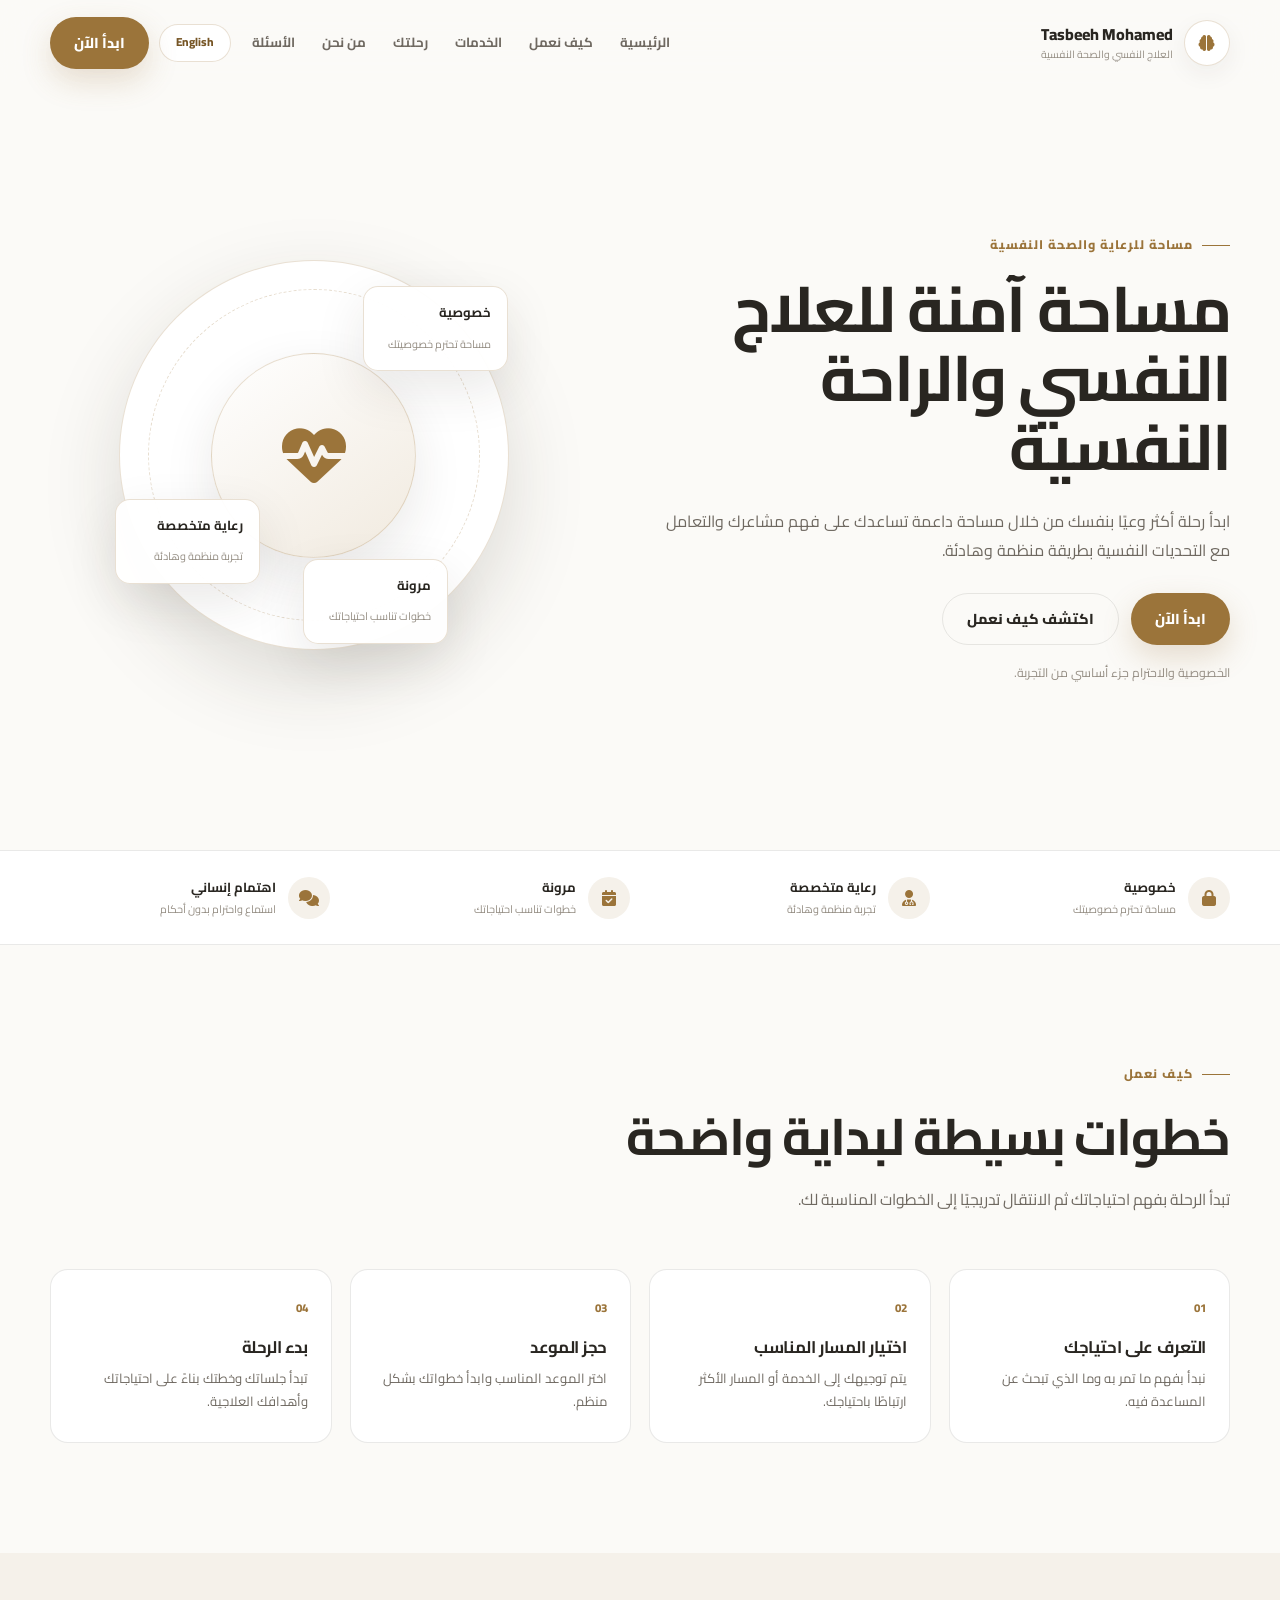
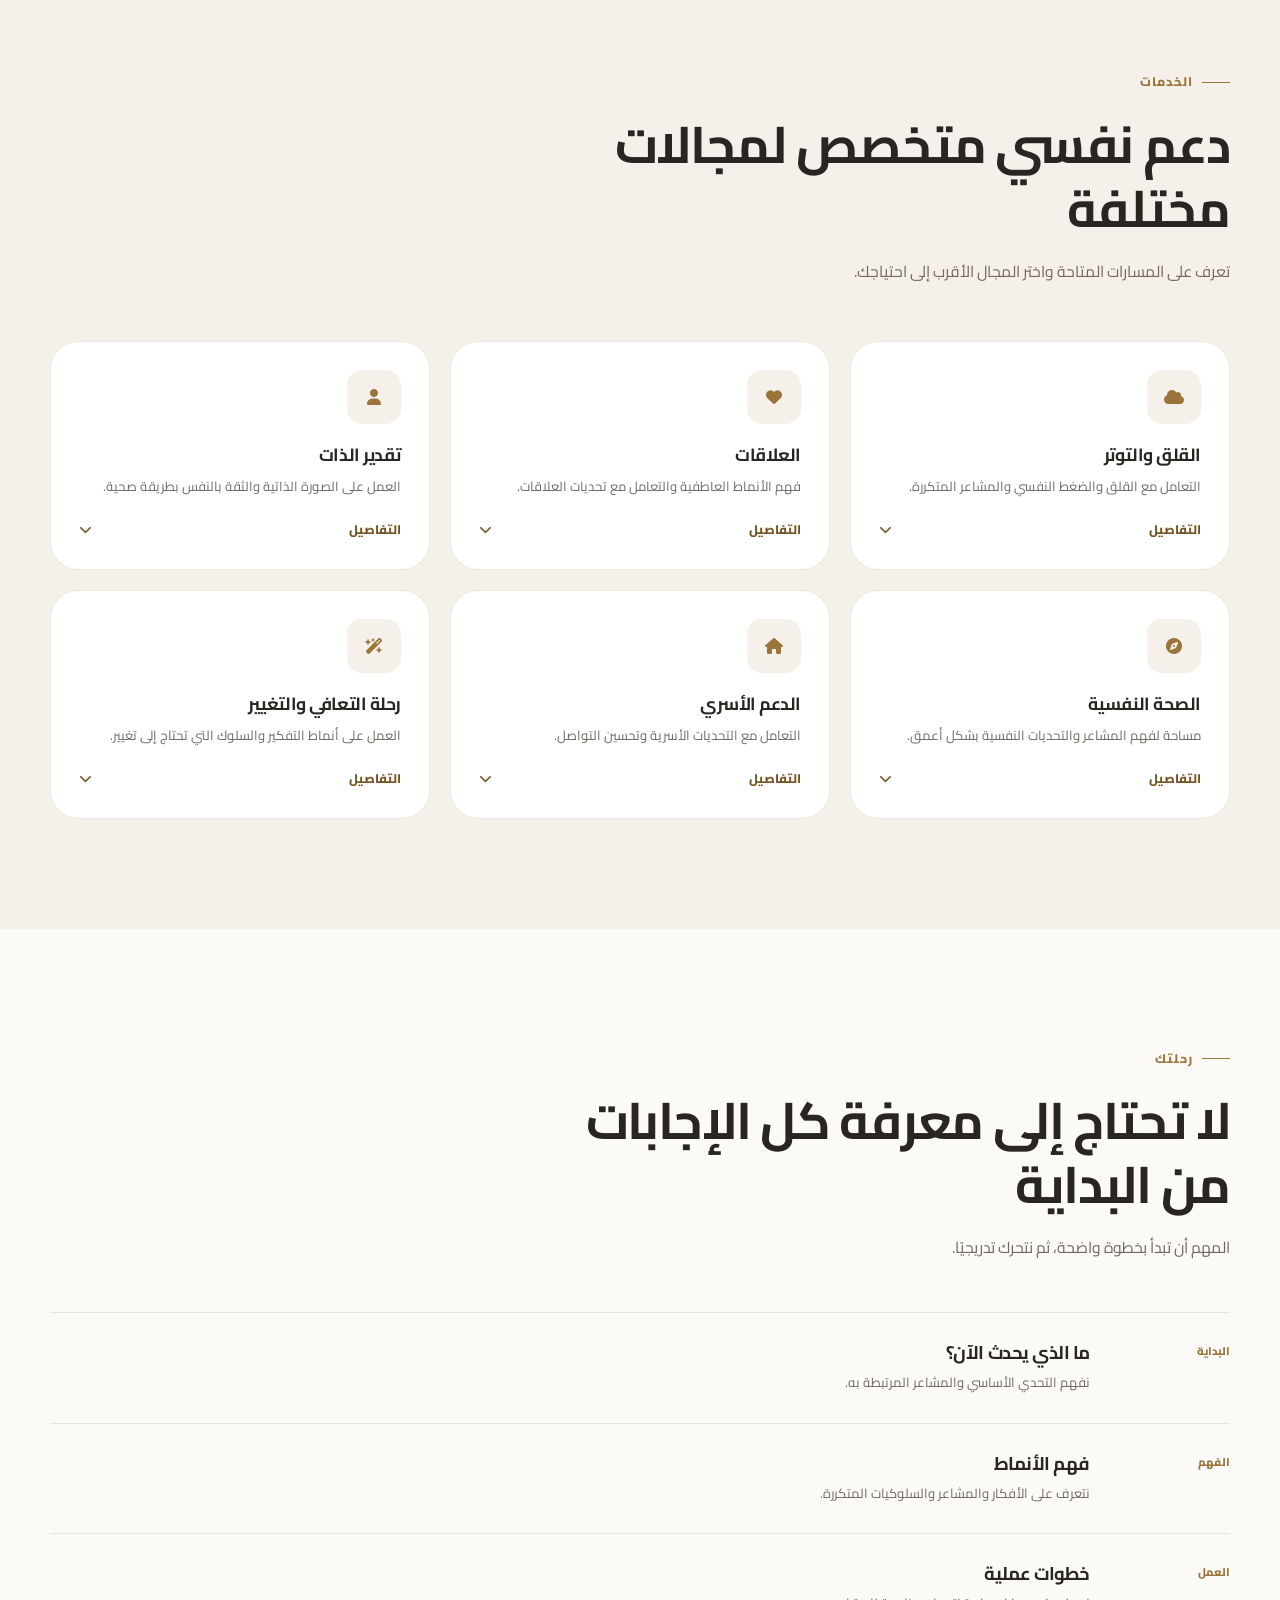
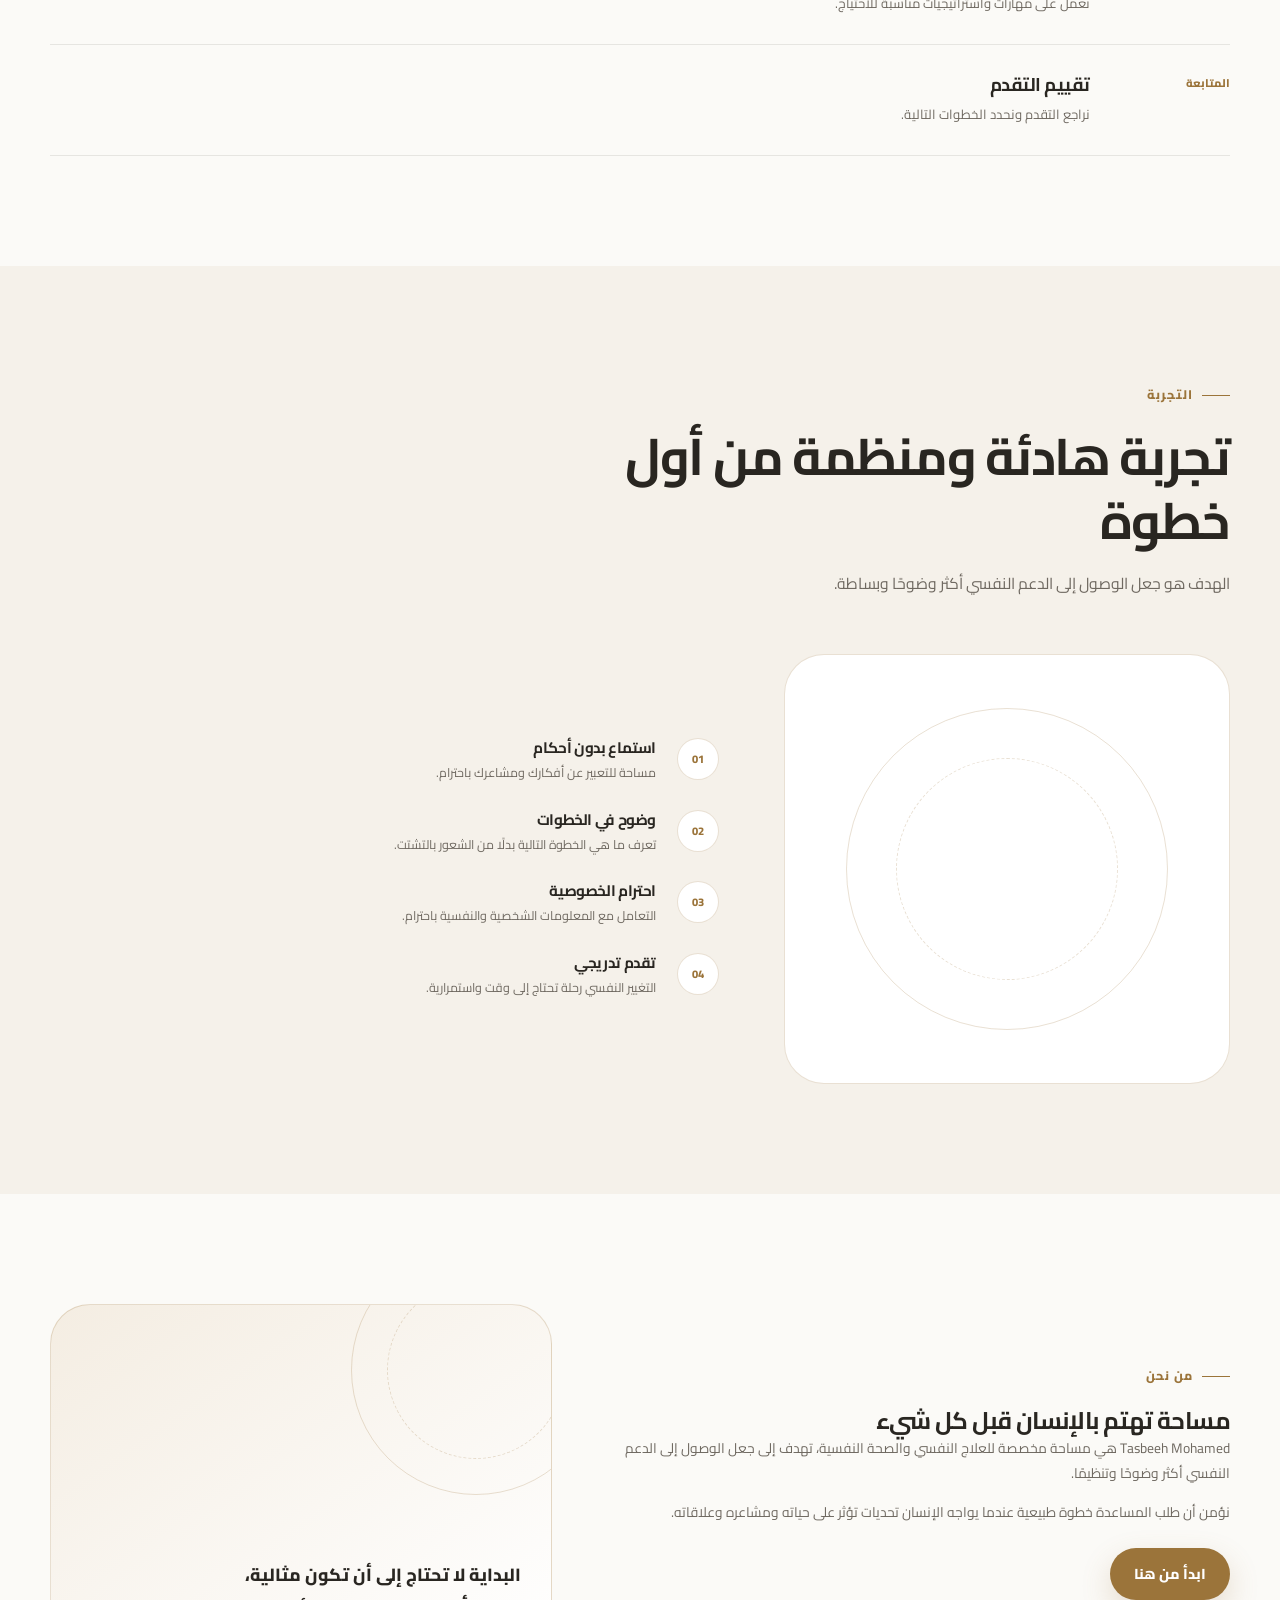
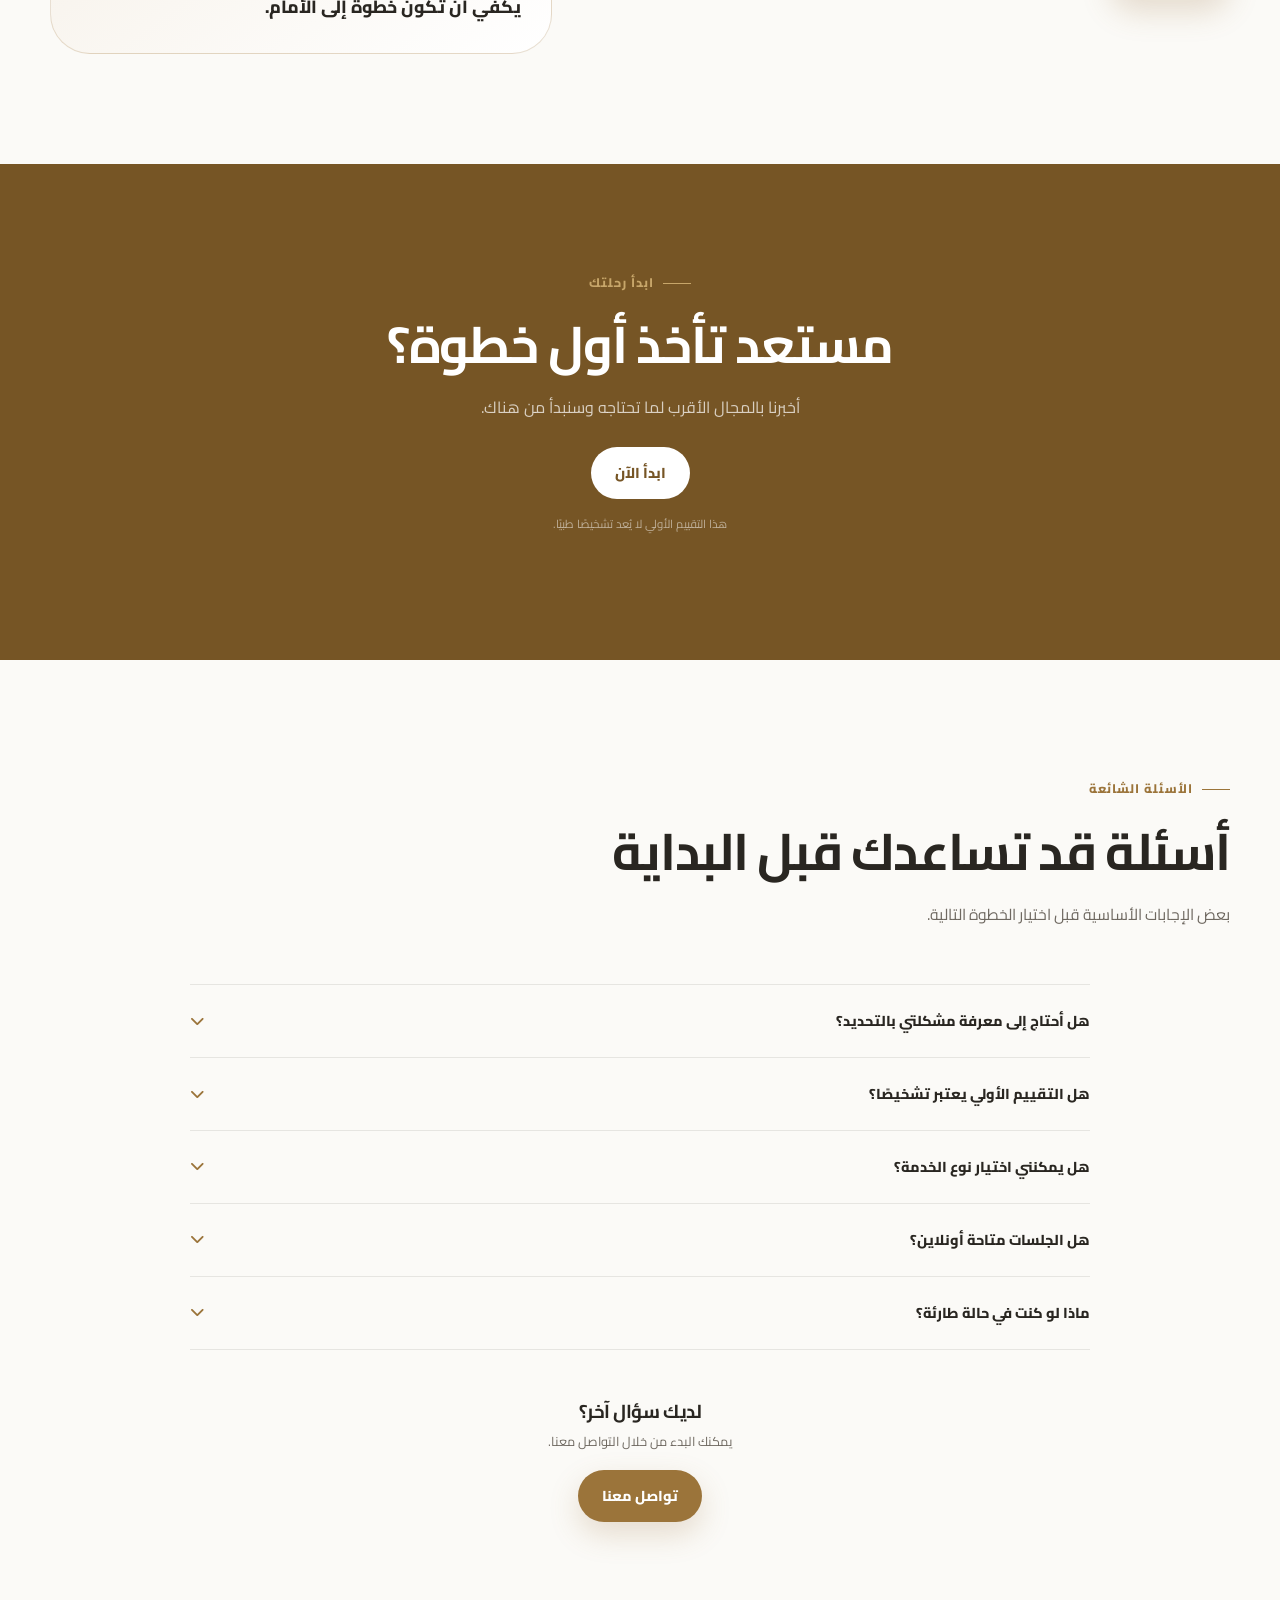
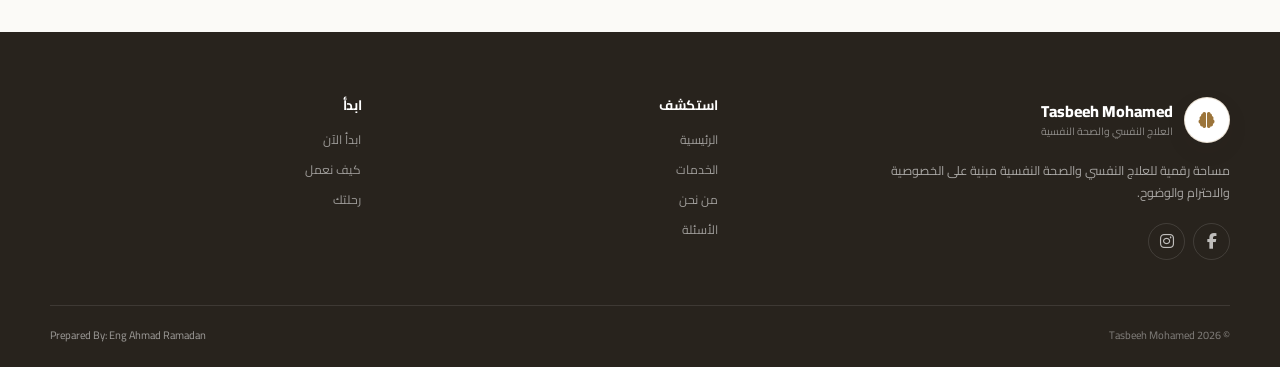
<file: index.html>
<!DOCTYPE html>
<html lang="ar" dir="rtl">
<head>
    <meta charset="UTF-8">
    <meta name="viewport" content="width=device-width, initial-scale=1.0">

    <title>Tasbeeh Mohamed | العلاج النفسي والصحة النفسية</title>

    <meta name="description"
          content="Tasbeeh Mohamed - Psychological Therapy & Mental Health">

    <link rel="preconnect" href="https://fonts.googleapis.com">
    <link rel="preconnect" href="https://fonts.gstatic.com" crossorigin>

    <link href="https://fonts.googleapis.com/css2?family=Cairo:wght@400;500;600;700;800&family=DM+Sans:wght@400;500;600;700&display=swap"
          rel="stylesheet">

    <link rel="stylesheet"
          href="https://cdnjs.cloudflare.com/ajax/libs/font-awesome/6.5.2/css/all.min.css">

    <link rel="stylesheet" href="style.css">
</head>

<body>

<!-- =====================================================
     HEADER
===================================================== -->

<header class="site-header" id="siteHeader">

    <div class="container header-inner">

        <a href="#home" class="brand">

            <div class="brand-mark">
                <i class="fa-solid fa-brain"></i>
            </div>

            <div class="brand-text">
                <span class="brand-name">
                    Tasbeeh Mohamed
                </span>

                <span class="brand-subtitle"
                      data-i18n="brandSubtitle">
                    العلاج النفسي والصحة النفسية
                </span>
            </div>

        </a>


        <!-- DESKTOP / MOBILE NAV -->

        <nav id="navbar" class="navbar">

            <a href="#home" data-i18n="navHome">
                الرئيسية
            </a>

            <a href="#how" data-i18n="navHow">
                كيف نعمل
            </a>

            <a href="#services" data-i18n="navServices">
                الخدمات
            </a>

            <a href="#journey" data-i18n="navJourney">
                رحلتك
            </a>

            <a href="#about" data-i18n="navAbout">
                من نحن
            </a>

            <a href="#faq" data-i18n="navFaq">
                الأسئلة
            </a>

            <button
                type="button"
                id="languageSwitch"
                class="language-switch">
                English
            </button>

            <a
                href="#assessment"
                class="btn btn-primary nav-cta"
                data-i18n="startNow">
                ابدأ الآن
            </a>

        </nav>


        <!-- MOBILE MENU BUTTON -->

        <button
            type="button"
            id="menuToggle"
            class="menu-toggle"
            aria-label="Open menu"
            aria-expanded="false">

            <span></span>
            <span></span>
            <span></span>

        </button>

    </div>

</header>


<main>

<!-- =====================================================
     HERO
===================================================== -->

<section class="hero" id="home">

    <div class="container hero-grid">

        <div class="hero-content">

            <div class="eyebrow" data-i18n="heroKicker">
                مساحة للرعاية والصحة النفسية
            </div>

            <h1 data-i18n="heroTitle">
                مساحة آمنة للعلاج النفسي والراحة النفسية
            </h1>

            <p
                class="hero-description"
                data-i18n="heroDescription">

                ابدأ رحلة أكثر وعيًا بنفسك من خلال مساحة داعمة
                تساعدك على فهم مشاعرك والتعامل مع التحديات
                النفسية بطريقة منظمة وهادئة.
            </p>

            <div class="hero-actions">

                <a
                    href="#assessment"
                    class="btn btn-primary"
                    data-i18n="startNow">
                    ابدأ الآن
                </a>

                <a
                    href="#how"
                    class="btn btn-secondary"
                    data-i18n="discoverHow">
                    اكتشف كيف نعمل
                </a>

            </div>

            <p
                class="hero-note"
                data-i18n="heroNote">

                الخصوصية والاحترام جزء أساسي من التجربة.
            </p>

        </div>


        <div class="hero-visual">

            <div class="hero-orbit">

                <div class="hero-center">
                    <i class="fa-solid fa-heart-pulse"></i>
                </div>

                <div class="floating-card card-one">

                    <strong data-i18n="privacy">
                        خصوصية
                    </strong>

                    <span data-i18n="privacyText">
                        مساحة تحترم خصوصيتك
                    </span>

                </div>

                <div class="floating-card card-two">

                    <strong data-i18n="professionalCare">
                        رعاية متخصصة
                    </strong>

                    <span data-i18n="professionalCareText">
                        تجربة منظمة وهادئة
                    </span>

                </div>

                <div class="floating-card card-three">

                    <strong data-i18n="flexible">
                        مرونة
                    </strong>

                    <span data-i18n="flexibleText">
                        خطوات تناسب احتياجاتك
                    </span>

                </div>

            </div>

        </div>

    </div>

</section>


<!-- =====================================================
     TRUST
===================================================== -->

<section class="trust-bar">

    <div class="container trust-grid">

        <div class="trust-item">

            <div class="trust-icon">
                <i class="fa-solid fa-lock"></i>
            </div>

            <div>
                <strong data-i18n="privacy">
                    خصوصية
                </strong>

                <span data-i18n="privacyText">
                    مساحة تحترم خصوصيتك
                </span>
            </div>

        </div>


        <div class="trust-item">

            <div class="trust-icon">
                <i class="fa-solid fa-user-doctor"></i>
            </div>

            <div>
                <strong data-i18n="professionalCare">
                    رعاية متخصصة
                </strong>

                <span data-i18n="professionalCareText">
                    تجربة منظمة وهادئة
                </span>
            </div>

        </div>


        <div class="trust-item">

            <div class="trust-icon">
                <i class="fa-solid fa-calendar-check"></i>
            </div>

            <div>
                <strong data-i18n="flexible">
                    مرونة
                </strong>

                <span data-i18n="flexibleText">
                    خطوات تناسب احتياجاتك
                </span>
            </div>

        </div>


        <div class="trust-item">

            <div class="trust-icon">
                <i class="fa-solid fa-comments"></i>
            </div>

            <div>
                <strong data-i18n="humanCare">
                    اهتمام إنساني
                </strong>

                <span data-i18n="humanCareText">
                    استماع واحترام بدون أحكام
                </span>
            </div>

        </div>

    </div>

</section>


<!-- =====================================================
     HOW IT WORKS
===================================================== -->

<section class="section how-section" id="how">

    <div class="container">

        <div class="section-heading">

            <div class="eyebrow" data-i18n="howEyebrow">
                كيف نعمل
            </div>

            <h2 data-i18n="howTitle">
                خطوات بسيطة لبداية واضحة
            </h2>

            <p data-i18n="howDescription">
                تبدأ الرحلة بفهم احتياجاتك ثم الانتقال تدريجيًا
                إلى الخطوات المناسبة لك.
            </p>

        </div>


        <div class="steps-grid">

            <article class="step-card">

                <span class="step-number">01</span>

                <h3 data-i18n="step1Title">
                    التعرف على احتياجك
                </h3>

                <p data-i18n="step1Text">
                    نبدأ بفهم ما تمر به وما الذي تبحث عن المساعدة فيه.
                </p>

            </article>


            <article class="step-card">

                <span class="step-number">02</span>

                <h3 data-i18n="step2Title">
                    اختيار المسار المناسب
                </h3>

                <p data-i18n="step2Text">
                    يتم توجيهك إلى الخدمة أو المسار الأكثر ارتباطًا باحتياجك.
                </p>

            </article>


            <article class="step-card">

                <span class="step-number">03</span>

                <h3 data-i18n="step3Title">
                    حجز الموعد
                </h3>

                <p data-i18n="step3Text">
                    اختر الموعد المناسب وابدأ خطواتك بشكل منظم.
                </p>

            </article>


            <article class="step-card">

                <span class="step-number">04</span>

                <h3 data-i18n="step4Title">
                    بدء الرحلة
                </h3>

                <p data-i18n="step4Text">
                    تبدأ جلساتك وخطتك بناءً على احتياجاتك وأهدافك العلاجية.
                </p>

            </article>

        </div>

    </div>

</section>


<!-- =====================================================
     SERVICES
===================================================== -->

<section class="section services-section" id="services">

    <div class="container">

        <div class="section-heading">

            <div class="eyebrow" data-i18n="servicesEyebrow">
                الخدمات
            </div>

            <h2 data-i18n="servicesTitle">
                دعم نفسي متخصص لمجالات مختلفة
            </h2>

            <p data-i18n="servicesDescription">
                تعرف على المسارات المتاحة واختر المجال الأقرب إلى احتياجك.
            </p>

        </div>


        <div class="services-grid">


            <!-- SERVICE 1 -->

            <article class="service-card">

                <div class="service-icon">
                    <i class="fa-solid fa-cloud"></i>
                </div>

                <h3 data-i18n="service1Title">
                    القلق والتوتر
                </h3>

                <p data-i18n="service1Short">
                    التعامل مع القلق والضغط النفسي والمشاعر المتكررة.
                </p>

                <button
                    type="button"
                    class="service-expand">

                    <span data-i18n="showDetails">
                        التفاصيل
                    </span>

                    <i class="fa-solid fa-chevron-down"></i>

                </button>

                <div class="service-details">

                    <ul>
                        <li data-i18n="service1Point1">
                            فهم مصادر القلق
                        </li>

                        <li data-i18n="service1Point2">
                            التعامل مع الضغط النفسي
                        </li>

                        <li data-i18n="service1Point3">
                            تطوير أساليب أكثر توازنًا
                        </li>
                    </ul>

                    <button
                        type="button"
                        class="btn btn-primary service-start"
                        data-service="Anxiety & Stress"
                        data-i18n="startService">
                        ابدأ هذا المسار
                    </button>

                </div>

            </article>


            <!-- SERVICE 2 -->

            <article class="service-card">

                <div class="service-icon">
                    <i class="fa-solid fa-heart"></i>
                </div>

                <h3 data-i18n="service2Title">
                    العلاقات
                </h3>

                <p data-i18n="service2Short">
                    فهم الأنماط العاطفية والتعامل مع تحديات العلاقات.
                </p>

                <button
                    type="button"
                    class="service-expand">

                    <span data-i18n="showDetails">
                        التفاصيل
                    </span>

                    <i class="fa-solid fa-chevron-down"></i>

                </button>

                <div class="service-details">

                    <ul>
                        <li data-i18n="service2Point1">
                            فهم أنماط العلاقات
                        </li>

                        <li data-i18n="service2Point2">
                            التواصل ووضع الحدود
                        </li>

                        <li data-i18n="service2Point3">
                            التعامل مع الخلافات
                        </li>
                    </ul>

                    <button
                        type="button"
                        class="btn btn-primary service-start"
                        data-service="Relationships"
                        data-i18n="startService">
                        ابدأ هذا المسار
                    </button>

                </div>

            </article>


            <!-- SERVICE 3 -->

            <article class="service-card">

                <div class="service-icon">
                    <i class="fa-solid fa-user"></i>
                </div>

                <h3 data-i18n="service3Title">
                    تقدير الذات
                </h3>

                <p data-i18n="service3Short">
                    العمل على الصورة الذاتية والثقة بالنفس بطريقة صحية.
                </p>

                <button
                    type="button"
                    class="service-expand">

                    <span data-i18n="showDetails">
                        التفاصيل
                    </span>

                    <i class="fa-solid fa-chevron-down"></i>

                </button>

                <div class="service-details">

                    <ul>
                        <li data-i18n="service3Point1">
                            فهم الأفكار السلبية عن الذات
                        </li>

                        <li data-i18n="service3Point2">
                            بناء نظرة أكثر توازنًا
                        </li>

                        <li data-i18n="service3Point3">
                            تطوير الثقة بالنفس
                        </li>
                    </ul>

                    <button
                        type="button"
                        class="btn btn-primary service-start"
                        data-service="Self Esteem"
                        data-i18n="startService">
                        ابدأ هذا المسار
                    </button>

                </div>

            </article>


            <!-- SERVICE 4 -->

            <article class="service-card">

                <div class="service-icon">
                    <i class="fa-solid fa-compass"></i>
                </div>

                <h3 data-i18n="service4Title">
                    الصحة النفسية
                </h3>

                <p data-i18n="service4Short">
                    مساحة لفهم المشاعر والتحديات النفسية بشكل أعمق.
                </p>

                <button
                    type="button"
                    class="service-expand">

                    <span data-i18n="showDetails">
                        التفاصيل
                    </span>

                    <i class="fa-solid fa-chevron-down"></i>

                </button>

                <div class="service-details">

                    <ul>
                        <li data-i18n="service4Point1">
                            فهم الحالة النفسية
                        </li>

                        <li data-i18n="service4Point2">
                            متابعة التغيرات والمشاعر
                        </li>

                        <li data-i18n="service4Point3">
                            بناء خطة مناسبة
                        </li>
                    </ul>

                    <button
                        type="button"
                        class="btn btn-primary service-start"
                        data-service="Mental Health"
                        data-i18n="startService">
                        ابدأ هذا المسار
                    </button>

                </div>

            </article>


            <!-- SERVICE 5 -->

            <article class="service-card">

                <div class="service-icon">
                    <i class="fa-solid fa-house"></i>
                </div>

                <h3 data-i18n="service5Title">
                    الدعم الأسري
                </h3>

                <p data-i18n="service5Short">
                    التعامل مع التحديات الأسرية وتحسين التواصل.
                </p>

                <button
                    type="button"
                    class="service-expand">

                    <span data-i18n="showDetails">
                        التفاصيل
                    </span>

                    <i class="fa-solid fa-chevron-down"></i>

                </button>

                <div class="service-details">

                    <ul>
                        <li data-i18n="service5Point1">
                            فهم المشكلات الأسرية
                        </li>

                        <li data-i18n="service5Point2">
                            تحسين التواصل
                        </li>

                        <li data-i18n="service5Point3">
                            التعامل مع الخلافات
                        </li>
                    </ul>

                    <button
                        type="button"
                        class="btn btn-primary service-start"
                        data-service="Family Support"
                        data-i18n="startService">
                        ابدأ هذا المسار
                    </button>

                </div>

            </article>


            <!-- SERVICE 6 -->

            <article class="service-card">

                <div class="service-icon">
                    <i class="fa-solid fa-wand-magic-sparkles"></i>
                </div>

                <h3 data-i18n="service6Title">
                    رحلة التعافي والتغيير
                </h3>

                <p data-i18n="service6Short">
                    العمل على أنماط التفكير والسلوك التي تحتاج إلى تغيير.
                </p>

                <button
                    type="button"
                    class="service-expand">

                    <span data-i18n="showDetails">
                        التفاصيل
                    </span>

                    <i class="fa-solid fa-chevron-down"></i>

                </button>

                <div class="service-details">

                    <ul>
                        <li data-i18n="service6Point1">
                            تحديد الأنماط التي تحتاج إلى تغيير
                        </li>

                        <li data-i18n="service6Point2">
                            وضع أهداف واقعية
                        </li>

                        <li data-i18n="service6Point3">
                            متابعة التقدم تدريجيًا
                        </li>
                    </ul>

                    <button
                        type="button"
                        class="btn btn-primary service-start"
                        data-service="Recovery & Change"
                        data-i18n="startService">
                        ابدأ هذا المسار
                    </button>

                </div>

            </article>

        </div>

    </div>

</section>


<!-- =====================================================
     JOURNEY
===================================================== -->

<section class="section journey-section" id="journey">

    <div class="container">

        <div class="section-heading">

            <div class="eyebrow" data-i18n="journeyEyebrow">
                رحلتك
            </div>

            <h2 data-i18n="journeyTitle">
                لا تحتاج إلى معرفة كل الإجابات من البداية
            </h2>

            <p data-i18n="journeyDescription">
                المهم أن تبدأ بخطوة واضحة، ثم نتحرك تدريجيًا.
            </p>

        </div>


        <div class="journey-list">

            <article class="journey-item">

                <div
                    class="journey-status"
                    data-i18n="journey1Status">
                    البداية
                </div>

                <div>
                    <h3 data-i18n="journey1Title">
                        ما الذي يحدث الآن؟
                    </h3>

                    <p data-i18n="journey1Text">
                        نفهم التحدي الأساسي والمشاعر المرتبطة به.
                    </p>
                </div>

            </article>


            <article class="journey-item">

                <div
                    class="journey-status"
                    data-i18n="journey2Status">
                    الفهم
                </div>

                <div>
                    <h3 data-i18n="journey2Title">
                        فهم الأنماط
                    </h3>

                    <p data-i18n="journey2Text">
                        نتعرف على الأفكار والمشاعر والسلوكيات المتكررة.
                    </p>
                </div>

            </article>


            <article class="journey-item">

                <div
                    class="journey-status"
                    data-i18n="journey3Status">
                    العمل
                </div>

                <div>
                    <h3 data-i18n="journey3Title">
                        خطوات عملية
                    </h3>

                    <p data-i18n="journey3Text">
                        نعمل على مهارات واستراتيجيات مناسبة للاحتياج.
                    </p>
                </div>

            </article>


            <article class="journey-item">

                <div
                    class="journey-status"
                    data-i18n="journey4Status">
                    المتابعة
                </div>

                <div>
                    <h3 data-i18n="journey4Title">
                        تقييم التقدم
                    </h3>

                    <p data-i18n="journey4Text">
                        نراجع التقدم ونحدد الخطوات التالية.
                    </p>
                </div>

            </article>

        </div>

    </div>

</section>


<!-- =====================================================
     EXPERIENCE
===================================================== -->

<section class="section experience-section">

    <div class="container">

        <div class="section-heading">

            <div class="eyebrow" data-i18n="experienceEyebrow">
                التجربة
            </div>

            <h2 data-i18n="experienceTitle">
                تجربة هادئة ومنظمة من أول خطوة
            </h2>

            <p data-i18n="experienceDescription">
                الهدف هو جعل الوصول إلى الدعم النفسي أكثر وضوحًا وبساطة.
            </p>

        </div>


        <div class="experience-grid">

            <div class="experience-visual">
                <i class="fa-solid fa-hands-holding-heart"></i>
            </div>


            <div class="experience-list">

                <article class="experience-item">

                    <div class="experience-number">
                        01
                    </div>

                    <div>
                        <h3 data-i18n="experience1Title">
                            استماع بدون أحكام
                        </h3>

                        <p data-i18n="experience1Text">
                            مساحة للتعبير عن أفكارك ومشاعرك باحترام.
                        </p>
                    </div>

                </article>


                <article class="experience-item">

                    <div class="experience-number">
                        02
                    </div>

                    <div>
                        <h3 data-i18n="experience2Title">
                            وضوح في الخطوات
                        </h3>

                        <p data-i18n="experience2Text">
                            تعرف ما هي الخطوة التالية بدلًا من الشعور بالتشتت.
                        </p>
                    </div>

                </article>


                <article class="experience-item">

                    <div class="experience-number">
                        03
                    </div>

                    <div>
                        <h3 data-i18n="experience3Title">
                            احترام الخصوصية
                        </h3>

                        <p data-i18n="experience3Text">
                            التعامل مع المعلومات الشخصية والنفسية باحترام.
                        </p>
                    </div>

                </article>


                <article class="experience-item">

                    <div class="experience-number">
                        04
                    </div>

                    <div>
                        <h3 data-i18n="experience4Title">
                            تقدم تدريجي
                        </h3>

                        <p data-i18n="experience4Text">
                            التغيير النفسي رحلة تحتاج إلى وقت واستمرارية.
                        </p>
                    </div>

                </article>

            </div>

        </div>

    </div>

</section>


<!-- =====================================================
     ABOUT
===================================================== -->

<section class="section about-section" id="about">

    <div class="container about-grid">

        <div class="about-content">

            <div class="eyebrow" data-i18n="aboutEyebrow">
                من نحن
            </div>

            <h2 data-i18n="aboutTitle">
                مساحة تهتم بالإنسان قبل كل شيء
            </h2>

            <p data-i18n="aboutText1">
                Tasbeeh Mohamed هي مساحة مخصصة للعلاج النفسي
                والصحة النفسية، تهدف إلى جعل الوصول إلى الدعم
                النفسي أكثر وضوحًا وتنظيمًا.
            </p>

            <p data-i18n="aboutText2">
                نؤمن أن طلب المساعدة خطوة طبيعية عندما يواجه الإنسان
                تحديات تؤثر على حياته ومشاعره وعلاقاته.
            </p>

            <a
                href="#assessment"
                class="btn btn-primary"
                data-i18n="learnMore">
                ابدأ من هنا
            </a>

        </div>


        <div class="about-card">

            <div class="about-shape"></div>

            <div
                class="about-card-text"
                data-i18n="aboutCardText">

                البداية لا تحتاج إلى أن تكون مثالية،
                يكفي أن تكون خطوة إلى الأمام.

            </div>

        </div>

    </div>

</section>


<!-- =====================================================
     CTA
===================================================== -->

<section class="cta-section">

    <div class="container cta-inner">

        <div class="eyebrow" data-i18n="ctaEyebrow">
            ابدأ رحلتك
        </div>

        <h2 data-i18n="ctaTitle">
            مستعد تأخذ أول خطوة؟
        </h2>

        <p data-i18n="ctaText">
            أخبرنا بالمجال الأقرب لما تحتاجه وسنبدأ من هناك.
        </p>

        <button
            type="button"
            class="btn btn-light"
            id="openAssessment"
            data-i18n="startNow">
            ابدأ الآن
        </button>

        <p
            class="cta-note"
            data-i18n="ctaNote">
            هذا التقييم الأولي لا يُعد تشخيصًا طبيًا.
        </p>

    </div>

</section>


<!-- =====================================================
     FAQ
===================================================== -->

<section class="section faq-section" id="faq">

    <div class="container">

        <div class="section-heading">

            <div class="eyebrow" data-i18n="faqEyebrow">
                الأسئلة الشائعة
            </div>

            <h2 data-i18n="faqTitle">
                أسئلة قد تساعدك قبل البداية
            </h2>

            <p data-i18n="faqDescription">
                بعض الإجابات الأساسية قبل اختيار الخطوة التالية.
            </p>

        </div>


        <div class="faq-list">


            <article class="faq-item">

                <button
                    type="button"
                    class="faq-question">

                    <span data-i18n="faq1Question">
                        هل أحتاج إلى معرفة مشكلتي بالتحديد؟
                    </span>

                    <i class="fa-solid fa-chevron-down"></i>

                </button>

                <div class="faq-answer">

                    <div>
                        <p data-i18n="faq1Answer">
                            لا. يمكنك البدء بوصف ما تشعر به أو ما يسبب
                            لك صعوبة، ثم يتم تحديد الخطوة المناسبة.
                        </p>
                    </div>

                </div>

            </article>


            <article class="faq-item">

                <button
                    type="button"
                    class="faq-question">

                    <span data-i18n="faq2Question">
                        هل التقييم الأولي يعتبر تشخيصًا؟
                    </span>

                    <i class="fa-solid fa-chevron-down"></i>

                </button>

                <div class="faq-answer">

                    <div>
                        <p data-i18n="faq2Answer">
                            لا. التقييم الموجود على الموقع خطوة أولية
                            لفهم احتياجك وليس بديلًا عن التقييم السريري.
                        </p>
                    </div>

                </div>

            </article>


            <article class="faq-item">

                <button
                    type="button"
                    class="faq-question">

                    <span data-i18n="faq3Question">
                        هل يمكنني اختيار نوع الخدمة؟
                    </span>

                    <i class="fa-solid fa-chevron-down"></i>

                </button>

                <div class="faq-answer">

                    <div>
                        <p data-i18n="faq3Answer">
                            نعم، يمكنك اختيار المجال الأقرب لما تبحث عنه
                            ثم الانتقال إلى الخطوة التالية.
                        </p>
                    </div>

                </div>

            </article>


            <article class="faq-item">

                <button
                    type="button"
                    class="faq-question">

                    <span data-i18n="faq4Question">
                        هل الجلسات متاحة أونلاين؟
                    </span>

                    <i class="fa-solid fa-chevron-down"></i>

                </button>

                <div class="faq-answer">

                    <div>
                        <p data-i18n="faq4Answer">
                            تعتمد طريقة الجلسة على النظام والخدمات المتاحة
                            وسيتم توضيح التفاصيل عند الحجز.
                        </p>
                    </div>

                </div>

            </article>


            <article class="faq-item">

                <button
                    type="button"
                    class="faq-question">

                    <span data-i18n="faq5Question">
                        ماذا لو كنت في حالة طارئة؟
                    </span>

                    <i class="fa-solid fa-chevron-down"></i>

                </button>

                <div class="faq-answer">

                    <div>
                        <p data-i18n="faq5Answer">
                            في حالات الطوارئ النفسية أو وجود خطر مباشر
                            على نفسك أو الآخرين، يجب طلب المساعدة الطارئة
                            المحلية فورًا بدلًا من الاعتماد على الموقع.
                        </p>
                    </div>

                </div>

            </article>

        </div>


        <div class="faq-bottom">

            <h3 data-i18n="faqCtaTitle">
                لديك سؤال آخر؟
            </h3>

            <p data-i18n="faqCtaText">
                يمكنك البدء من خلال التواصل معنا.
            </p>

            <a
                href="#assessment"
                class="btn btn-primary"
                data-i18n="contactUs">
                تواصل معنا
            </a>

        </div>

    </div>

</section>

</main>


<!-- =====================================================
     ASSESSMENT MODAL
===================================================== -->

<div
    class="modal"
    id="assessmentModal"
    aria-hidden="true">

    <div
        class="modal-overlay"
        id="modalOverlay">
    </div>


    <div
        class="modal-dialog"
        role="dialog"
        aria-modal="true"
        aria-labelledby="assessmentTitle">

        <button
            type="button"
            id="modalClose"
            aria-label="Close">

            <i class="fa-solid fa-xmark"></i>

        </button>


        <div class="modal-header">

            <div
                class="eyebrow"
                data-i18n="assessmentEyebrow">
                البداية
            </div>

            <h2
                id="assessmentTitle"
                data-i18n="assessmentTitle">
                ما المجال الأقرب لاحتياجك؟
            </h2>

            <p data-i18n="assessmentDescription">
                اختر الخيار الأقرب لما تمر به حاليًا.
            </p>

        </div>


        <p
            class="assessment-question"
            data-i18n="assessmentQuestion">
            ما الذي ترغب في الحصول على دعم بشأنه؟
        </p>

        <p
            class="assessment-hint"
            data-i18n="assessmentHint">
            يمكنك اختيار خيار واحد.
        </p>


        <div class="assessment-options">

            <button
                type="button"
                class="assessment-option"
                data-assessment="anxiety">

                <i class="fa-solid fa-cloud"></i>

                <span data-i18n="assessmentAnxiety">
                    القلق والتوتر
                </span>

            </button>


            <button
                type="button"
                class="assessment-option"
                data-assessment="relationships">

                <i class="fa-solid fa-heart"></i>

                <span data-i18n="assessmentRelationships">
                    العلاقات
                </span>

            </button>


            <button
                type="button"
                class="assessment-option"
                data-assessment="self">

                <i class="fa-solid fa-user"></i>

                <span data-i18n="assessmentSelf">
                    تقدير الذات
                </span>

            </button>


            <button
                type="button"
                class="assessment-option"
                data-assessment="growth">

                <i class="fa-solid fa-compass"></i>

                <span data-i18n="assessmentGrowth">
                    الصحة النفسية والتغيير
                </span>

            </button>

        </div>


        <div class="modal-actions">

            <a
                href="#"
                id="modalWhatsApp"
                class="btn btn-primary"
                target="_blank"
                rel="noopener noreferrer"
                data-i18n="continueWhatsApp">

                متابعة عبر WhatsApp

            </a>

        </div>

    </div>

</div>


<!-- =====================================================
     FOOTER
===================================================== -->

<footer class="site-footer">

    <div class="container">

        <div class="footer-grid">

            <div class="footer-brand">

                <a href="#home" class="brand">

                    <div class="brand-mark">
                        <i class="fa-solid fa-brain"></i>
                    </div>

                    <div class="brand-text">

                        <span class="brand-name">
                            Tasbeeh Mohamed
                        </span>

                        <span
                            class="brand-subtitle"
                            data-i18n="brandSubtitle">
                            العلاج النفسي والصحة النفسية
                        </span>

                    </div>

                </a>


                <p
                    class="footer-description"
                    data-i18n="footerDescription">

                    مساحة رقمية للعلاج النفسي والصحة النفسية
                    مبنية على الخصوصية والاحترام والوضوح.

                </p>


                <div class="footer-social">

                    <a href="#" aria-label="Facebook">
                        <i class="fa-brands fa-facebook-f"></i>
                    </a>

                    <a href="#" aria-label="Instagram">
                        <i class="fa-brands fa-instagram"></i>
                    </a>

                </div>

            </div>


            <div>

                <h3
                    class="footer-title"
                    data-i18n="footerExplore">
                    استكشف
                </h3>

                <div class="footer-links">

                    <a href="#home" data-i18n="navHome">
                        الرئيسية
                    </a>

                    <a href="#services" data-i18n="navServices">
                        الخدمات
                    </a>

                    <a href="#about" data-i18n="navAbout">
                        من نحن
                    </a>

                    <a href="#faq" data-i18n="navFaq">
                        الأسئلة
                    </a>

                </div>

            </div>


            <div>

                <h3
                    class="footer-title"
                    data-i18n="footerStart">
                    ابدأ
                </h3>

                <div class="footer-links">

                    <a
                        href="#assessment"
                        data-i18n="startNow">
                        ابدأ الآن
                    </a>

                    <a
                        href="#how"
                        data-i18n="navHow">
                        كيف نعمل
                    </a>

                    <a
                        href="#journey"
                        data-i18n="navJourney">
                        رحلتك
                    </a>

                </div>

            </div>

        </div>


        <div class="footer-bottom">

            <span>
                © <span id="currentYear"></span>
                Tasbeeh Mohamed
            </span>

            <span
                class="footer-credit"
                data-i18n="preparedBy">
                Prepared By: Eng Ahmad Ramadan
            </span>

        </div>

    </div>

</footer>


<script src="script.js"></script>

</body>
                </html>
</file>
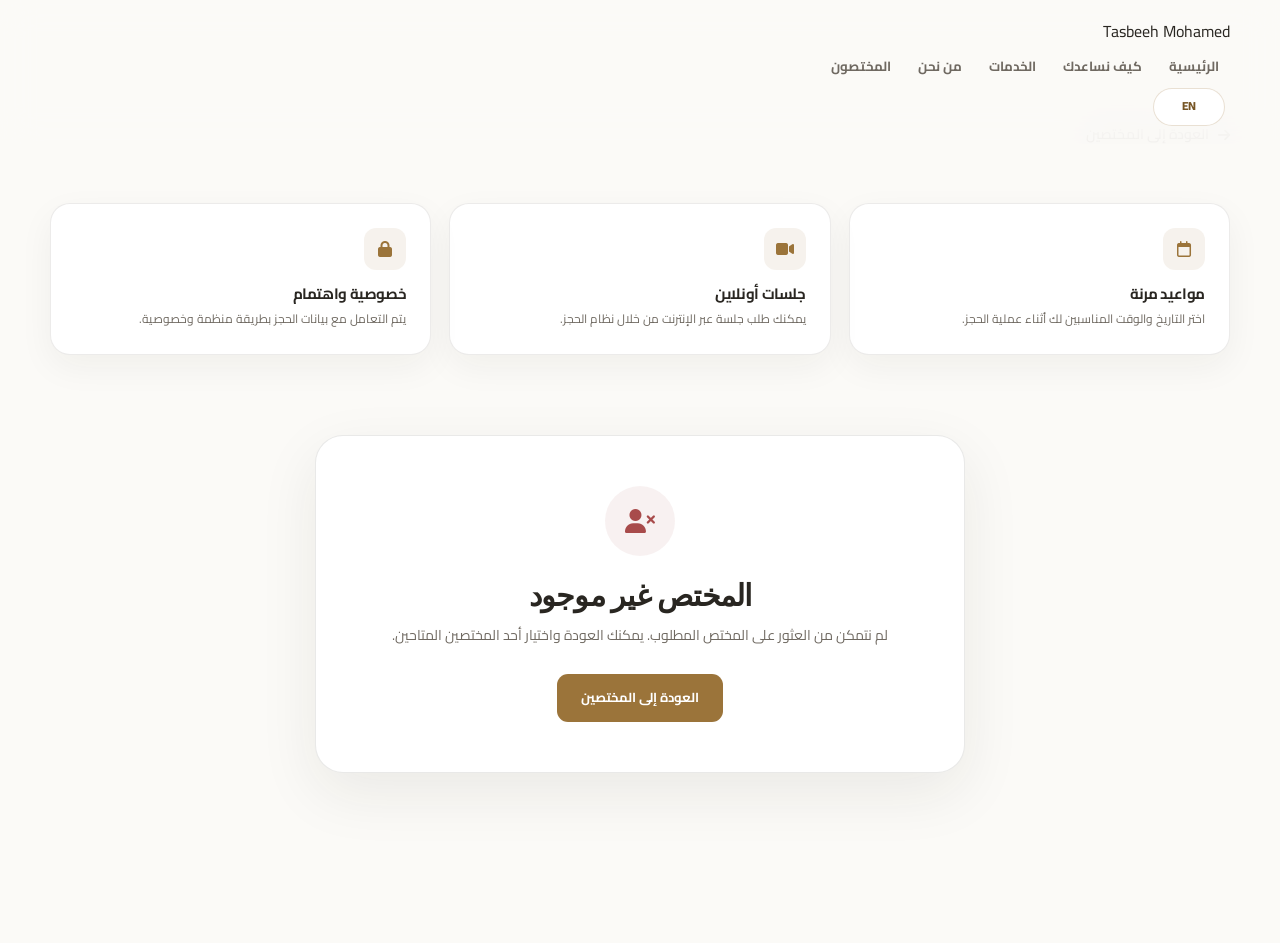
<file: provider.html>
<!DOCTYPE html>
<html lang="ar" dir="rtl">
<head>
    <meta charset="UTF-8">

    <meta
        name="viewport"
        content="width=device-width, initial-scale=1.0"
    >

    <meta
        name="description"
        content="تعرف على المختص واحجز جلسة نفسية مناسبة لك."
    >

    <title>المختص | Tasbeeh Mohamed</title>

    <!-- Google Fonts -->
    <link rel="preconnect" href="https://fonts.googleapis.com">
    <link rel="preconnect" href="https://fonts.gstatic.com" crossorigin>

    <link
        href="https://fonts.googleapis.com/css2?family=Cairo:wght@400;500;600;700&family=DM+Sans:wght@400;500;600;700&family=Playfair+Display:wght@500;600&display=swap"
        rel="stylesheet"
    >

    <!-- Font Awesome -->
    <link
        rel="stylesheet"
        href="https://cdnjs.cloudflare.com/ajax/libs/font-awesome/6.5.2/css/all.min.css"
    >

    <!-- Main CSS -->
    <link rel="stylesheet" href="style.css">

    <style>
        /* =====================================================
           Provider Page
        ===================================================== */

        .provider-page {
            min-height: 100vh;
            padding: 120px 20px 90px;
            background: var(--bg, #fbfaf7);
        }

        .provider-container {
            width: min(100%, 1180px);
            margin: 0 auto;
        }

        .provider-back {
            display: inline-flex;
            align-items: center;
            gap: 9px;

            color: var(--text-soft, #6f6961);
            font-size: 14px;
            font-weight: 600;

            margin-bottom: 30px;

            transition: .3s ease;
        }

        .provider-back:hover {
            color: var(--primary, #9b743a);
        }

        .provider-profile {
            display: grid;
            grid-template-columns: 330px minmax(0, 1fr);
            gap: 50px;
            align-items: center;

            padding: 50px;

            background: #fff;

            border: 1px solid rgba(45, 39, 31, .10);
            border-radius: 32px;

            box-shadow:
                0 25px 70px rgba(42, 35, 26, .09);
        }

        .provider-photo {
            width: 100%;
            aspect-ratio: 1 / 1;

            display: flex;
            align-items: center;
            justify-content: center;

            border-radius: 28px;

            background:
                radial-gradient(
                    circle at 30% 20%,
                    rgba(199, 166, 106, .28),
                    transparent 38%
                ),
                linear-gradient(
                    145deg,
                    #f7f1e6,
                    #eee4d4
                );

            border: 1px solid rgba(155, 116, 58, .20);

            color: var(--primary, #9b743a);

            font-size: 80px;
        }

        .provider-photo i {
            opacity: .75;
        }

        .provider-content {
            min-width: 0;
        }

        .provider-label {
            display: inline-flex;
            align-items: center;
            gap: 8px;

            color: var(--primary, #9b743a);

            font-size: 13px;
            font-weight: 700;

            margin-bottom: 12px;
        }

        .provider-label::before {
            content: "";

            width: 28px;
            height: 1px;

            background: var(--primary-light, #c7a66a);
        }

        .provider-content h1 {
            margin: 0 0 12px;

            font-family: "Playfair Display", serif;

            font-size: clamp(38px, 5vw, 58px);
            line-height: 1.15;

            font-weight: 600;

            color: var(--text, #292621);
        }

        .provider-role {
            color: var(--primary, #9b743a);

            font-size: 16px;
            font-weight: 700;

            margin-bottom: 20px;
        }

        .provider-description {
            max-width: 720px;

            color: var(--text-soft, #6f6961);

            font-size: 15px;
            line-height: 2;

            margin-bottom: 25px;
        }

        /* =====================================================
           Specialties
        ===================================================== */

        .provider-specialties {
            display: flex;
            flex-wrap: wrap;
            gap: 9px;

            margin-bottom: 30px;
        }

        .provider-specialty {
            display: inline-flex;
            align-items: center;
            gap: 7px;

            padding: 8px 13px;

            background: #faf7f1;

            border: 1px solid rgba(155, 116, 58, .18);
            border-radius: 50px;

            color: #665943;

            font-size: 12px;
            font-weight: 600;
        }

        .provider-specialty i {
            color: var(--primary, #9b743a);
            font-size: 11px;
        }

        /* =====================================================
           Actions
        ===================================================== */

        .provider-actions {
            display: flex;
            flex-wrap: wrap;
            align-items: center;
            gap: 12px;
        }

        .provider-book-btn {
            min-height: 53px;

            display: inline-flex;
            align-items: center;
            justify-content: center;
            gap: 10px;

            padding: 0 28px;

            border-radius: 12px;

            background: var(--primary, #9b743a);
            color: #fff;

            font-size: 14px;
            font-weight: 700;

            box-shadow:
                0 10px 25px rgba(155, 116, 58, .20);

            transition: .3s ease;
        }

        .provider-book-btn:hover {
            background: var(--primary-dark, #765525);
            transform: translateY(-2px);
        }

        .provider-back-btn {
            min-height: 53px;

            display: inline-flex;
            align-items: center;
            justify-content: center;
            gap: 9px;

            padding: 0 22px;

            border-radius: 12px;

            background: transparent;

            border: 1px solid rgba(45, 39, 31, .12);

            color: var(--text-soft, #6f6961);

            font-size: 13px;
            font-weight: 700;

            transition: .3s ease;
        }

        .provider-back-btn:hover {
            border-color: rgba(155, 116, 58, .35);
            color: var(--primary, #9b743a);
        }

        /* =====================================================
           Info Cards
        ===================================================== */

        .provider-info-grid {
            display: grid;

            grid-template-columns:
                repeat(3, minmax(0, 1fr));

            gap: 18px;

            margin-top: 25px;
        }

        .provider-info-card {
            padding: 24px;

            background: #fff;

            border: 1px solid rgba(45, 39, 31, .09);
            border-radius: 20px;

            box-shadow:
                0 12px 35px rgba(42, 35, 26, .05);
        }

        .provider-info-icon {
            width: 42px;
            height: 42px;

            display: flex;
            align-items: center;
            justify-content: center;

            margin-bottom: 15px;

            border-radius: 12px;

            background: rgba(155, 116, 58, .09);
            color: var(--primary, #9b743a);
        }

        .provider-info-card h3 {
            font-size: 15px;
            margin-bottom: 5px;
        }

        .provider-info-card p {
            color: var(--text-soft, #6f6961);

            font-size: 12px;
            line-height: 1.8;
        }

        /* =====================================================
           Error State
        ===================================================== */

        .provider-error {
            display: none;

            max-width: 650px;

            margin: 80px auto;

            padding: 50px 30px;

            text-align: center;

            background: #fff;

            border: 1px solid rgba(45, 39, 31, .10);
            border-radius: 28px;

            box-shadow:
                0 20px 60px rgba(42, 35, 26, .08);
        }

        .provider-error-icon {
            width: 70px;
            height: 70px;

            display: flex;
            align-items: center;
            justify-content: center;

            margin: 0 auto 20px;

            border-radius: 50%;

            background: rgba(168, 75, 75, .08);
            color: #a84b4b;

            font-size: 24px;
        }

        .provider-error h2 {
            font-family: "Playfair Display", serif;

            font-size: 30px;

            margin-bottom: 10px;
        }

        .provider-error p {
            color: var(--text-soft, #6f6961);

            font-size: 14px;

            margin-bottom: 25px;
        }

        .provider-error a {
            display: inline-flex;
            align-items: center;
            justify-content: center;

            min-height: 48px;

            padding: 0 24px;

            border-radius: 11px;

            background: var(--primary, #9b743a);
            color: #fff;

            font-size: 13px;
            font-weight: 700;
        }

        /* =====================================================
           Mobile
        ===================================================== */

        @media (max-width: 850px) {

            .provider-page {
                padding-top: 100px;
            }

            .provider-profile {
                grid-template-columns: 1fr;

                gap: 30px;

                padding: 30px;
            }

            .provider-photo {
                width: min(100%, 300px);
                margin: 0 auto;
            }

            .provider-content {
                text-align: center;
            }

            .provider-description {
                margin-inline: auto;
            }

            .provider-specialties {
                justify-content: center;
            }

            .provider-actions {
                justify-content: center;
            }

            .provider-info-grid {
                grid-template-columns: 1fr;
            }
        }

        @media (max-width: 550px) {

            .provider-page {
                padding:
                    90px
                    14px
                    60px;
            }

            .provider-profile {
                padding: 22px 18px;

                border-radius: 23px;
            }

            .provider-photo {
                width: 230px;

                border-radius: 22px;
            }

            .provider-photo i {
                font-size: 60px;
            }

            .provider-content h1 {
                font-size: 38px;
            }

            .provider-description {
                font-size: 13px;
            }

            .provider-actions {
                flex-direction: column;
            }

            .provider-book-btn,
            .provider-back-btn {
                width: 100%;
            }
        }

        /* =====================================================
           English
        ===================================================== */

        [dir="ltr"] .provider-content {
            text-align: left;
        }

        [dir="ltr"] .provider-specialties {
            justify-content: flex-start;
        }

        @media (max-width: 850px) {
            [dir="ltr"] .provider-content {
                text-align: center;
            }

            [dir="ltr"] .provider-specialties {
                justify-content: center;
            }
        }
    </style>
</head>

<body>

    <!-- =====================================================
         Header
    ===================================================== -->

    <header class="site-header" id="siteHeader">

        <div class="container">

            <a href="index.html" class="logo">
                <span class="logo-text">
                    Tasbeeh Mohamed
                </span>
            </a>

            <nav class="navbar" id="navbar">

                <a href="index.html#home">
                    الرئيسية
                </a>

                <a href="index.html#how">
                    كيف نساعدك
                </a>

                <a href="index.html#services">
                    الخدمات
                </a>

                <a href="index.html#about">
                    من نحن
                </a>

                <a href="providers.html">
                    المختصون
                </a>

            </nav>

            <div class="header-actions">

                <button
                    type="button"
                    class="language-switch"
                    id="languageSwitch"
                    aria-label="Change language"
                >
                    EN
                </button>

                <button
                    type="button"
                    class="menu-toggle"
                    id="menuToggle"
                    aria-label="Open menu"
                >
                    <span></span>
                    <span></span>
                    <span></span>
                </button>

            </div>

        </div>

    </header>


    <!-- =====================================================
         Main
    ===================================================== -->

    <main class="provider-page">

        <div class="provider-container">

            <!-- Back -->

            <a
                href="providers.html"
                class="provider-back"
            >
                <i class="fa-solid fa-arrow-right"></i>

                <span>
                    العودة إلى المختصين
                </span>
            </a>


            <!-- =================================================
                 Provider Profile
            ================================================= -->

            <section
                class="provider-profile"
                id="providerProfile"
            >

                <!-- Photo Placeholder -->

                <div
                    class="provider-photo"
                    aria-label="Provider profile"
                >
                    <i class="fa-regular fa-user"></i>
                </div>


                <!-- Content -->

                <div class="provider-content">

                    <div class="provider-label">
                        المختص
                    </div>


                    <h1 id="providerName">
                        —
                    </h1>


                    <div
                        class="provider-role"
                        id="providerRole"
                    >
                        مختصة في الدعم النفسي
                    </div>


                    <p
                        class="provider-description"
                        id="providerDescription"
                    >
                        يمكنك التعرف على أسلوب الجلسة والخدمات
                        المتاحة ثم اختيار الموعد المناسب لك.
                    </p>


                    <!-- Specialties -->

                    <div
                        class="provider-specialties"
                        id="providerSpecialties"
                    >

                        <span class="provider-specialty">
                            <i class="fa-solid fa-heart"></i>
                            القلق والتوتر
                        </span>

                        <span class="provider-specialty">
                            <i class="fa-solid fa-heart"></i>
                            العلاقات
                        </span>

                        <span class="provider-specialty">
                            <i class="fa-solid fa-heart"></i>
                            تقدير الذات
                        </span>

                        <span class="provider-specialty">
                            <i class="fa-solid fa-heart"></i>
                            الصحة النفسية
                        </span>

                    </div>


                    <!-- Actions -->

                    <div class="provider-actions">

                        <a
                            href="#"
                            class="provider-book-btn"
                            id="bookingButton"
                        >
                            <i class="fa-regular fa-calendar-check"></i>

                            <span>
                                احجز جلسة
                            </span>
                        </a>


                        <a
                            href="providers.html"
                            class="provider-back-btn"
                        >
                            <i class="fa-solid fa-arrow-right"></i>

                            <span>
                                اختيار مختص آخر
                            </span>
                        </a>

                    </div>

                </div>

            </section>


            <!-- =================================================
                 Information Cards
            ================================================= -->

            <section
                class="provider-info-grid"
                aria-label="Provider information"
            >

                <article class="provider-info-card">

                    <div class="provider-info-icon">
                        <i class="fa-regular fa-calendar"></i>
                    </div>

                    <h3>
                        مواعيد مرنة
                    </h3>

                    <p>
                        اختر التاريخ والوقت المناسبين لك
                        أثناء عملية الحجز.
                    </p>

                </article>


                <article class="provider-info-card">

                    <div class="provider-info-icon">
                        <i class="fa-solid fa-video"></i>
                    </div>

                    <h3>
                        جلسات أونلاين
                    </h3>

                    <p>
                        يمكنك طلب جلسة عبر الإنترنت
                        من خلال نظام الحجز.
                    </p>

                </article>


                <article class="provider-info-card">

                    <div class="provider-info-icon">
                        <i class="fa-solid fa-lock"></i>
                    </div>

                    <h3>
                        خصوصية واهتمام
                    </h3>

                    <p>
                        يتم التعامل مع بيانات الحجز
                        بطريقة منظمة وخصوصية.
                    </p>

                </article>

            </section>


            <!-- =================================================
                 Error
            ================================================= -->

            <section
                class="provider-error"
                id="providerError"
            >

                <div class="provider-error-icon">
                    <i class="fa-solid fa-user-xmark"></i>
                </div>

                <h2>
                    المختص غير موجود
                </h2>

                <p>
                    لم نتمكن من العثور على المختص المطلوب.
                    يمكنك العودة واختيار أحد المختصين المتاحين.
                </p>

                <a href="providers.html">
                    العودة إلى المختصين
                </a>

            </section>

        </div>

    </main>


    <!-- =====================================================
         JavaScript
    ===================================================== -->

    <script>
        document.addEventListener("DOMContentLoaded", () => {

            "use strict";


            /* =================================================
               Providers
            ================================================= */

            const providers = {

                "tasbeeh-mohamed": {

                    name: "Tasbeeh Mohamed",

                    nameAr: "تسبيح محمد",

                    roleAr:
                        "مختصة في الدعم النفسي",

                    roleEn:
                        "Psychological Support Specialist",

                    descriptionAr:
                        "مساحة هادئة وآمنة تساعدك على فهم ما تمر به، والتعرف على الخيارات المناسبة لرحلتك النفسية.",

                    descriptionEn:
                        "A calm and supportive space to help you understand what you are going through and explore suitable options for your personal journey.",

                    services: [
                        "القلق والتوتر",
                        "العلاقات",
                        "تقدير الذات",
                        "الصحة النفسية",
                        "الدعم الأسري",
                        "رحلة التعافي والتغيير"
                    ]

                },


                "mariam-mahmoud": {

                    name: "Mariam Mahmoud",

                    nameAr: "مريم محمود",

                    roleAr:
                        "مختصة في الدعم النفسي",

                    roleEn:
                        "Psychological Support Specialist",

                    descriptionAr:
                        "جلسات ومساحة داعمة تساعدك على التعبير عن مشاعرك وفهم احتياجاتك واختيار الخطوات المناسبة لك.",

                    descriptionEn:
                        "A supportive space where you can express your feelings, understand your needs and explore suitable next steps.",

                    services: [
                        "القلق والتوتر",
                        "العلاقات",
                        "تقدير الذات",
                        "الصحة النفسية",
                        "الدعم الأسري",
                        "رحلة التعافي والتغيير"
                    ]

                }

            };


            /* =================================================
               URL
            ================================================= */

            const params =
                new URLSearchParams(
                    window.location.search
                );

            const providerId =
                params.get("id");


            const provider =
                providers[providerId];


            /* =================================================
               Elements
            ================================================= */

            const profile =
                document.getElementById(
                    "providerProfile"
                );

            const error =
                document.getElementById(
                    "providerError"
                );

            const name =
                document.getElementById(
                    "providerName"
                );

            const role =
                document.getElementById(
                    "providerRole"
                );

            const description =
                document.getElementById(
                    "providerDescription"
                );

            const specialties =
                document.getElementById(
                    "providerSpecialties"
                );

            const bookingButton =
                document.getElementById(
                    "bookingButton"
                );


            /* =================================================
               Invalid Provider
            ================================================= */

            if (!provider) {

                if (profile) {
                    profile.style.display = "none";
                }

                if (error) {
                    error.style.display = "block";
                }

                document.title =
                    "المختص غير موجود | Tasbeeh Mohamed";

                return;
            }


            /* =================================================
               Language
            ================================================= */

            let language =
                localStorage.getItem(
                    "tasbeehLanguage"
                ) || "ar";


            function renderProvider() {

                const isArabic =
                    language === "ar";


                document.documentElement.lang =
                    isArabic ? "ar" : "en";

                document.documentElement.dir =
                    isArabic ? "rtl" : "ltr";


                if (name) {

                    name.textContent =
                        isArabic
                            ? provider.nameAr
                            : provider.name;
                }


                if (role) {

                    role.textContent =
                        isArabic
                            ? provider.roleAr
                            : provider.roleEn;
                }


                if (description) {

                    description.textContent =
                        isArabic
                            ? provider.descriptionAr
                            : provider.descriptionEn;
                }


                if (specialties) {

                    specialties.innerHTML = "";

                    provider.services.forEach(
                        service => {

                            const item =
                                document.createElement(
                                    "span"
                                );

                            item.className =
                                "provider-specialty";

                            item.innerHTML =
                                `
                                <i class="fa-solid fa-heart"></i>
                                ${service}
                                `;

                            specialties.appendChild(
                                item
                            );
                        }
                    );
                }


                if (bookingButton) {

                    bookingButton.href =
                        `booking.html?provider=${encodeURIComponent(providerId)}`;

                    bookingButton.innerHTML =
                        isArabic
                            ? `
                                <i class="fa-regular fa-calendar-check"></i>
                                <span>احجز جلسة</span>
                              `
                            : `
                                <i class="fa-regular fa-calendar-check"></i>
                                <span>Book a Session</span>
                              `;
                }


                document.title =
                    isArabic
                        ? `${provider.nameAr} | Tasbeeh Mohamed`
                        : `${provider.name} | Tasbeeh Mohamed`;
            }


            renderProvider();


            /* =================================================
               Language Button
            ================================================= */

            const languageSwitch =
                document.getElementById(
                    "languageSwitch"
                );


            if (languageSwitch) {

                languageSwitch.textContent =
                    language === "ar"
                        ? "EN"
                        : "AR";


                languageSwitch.addEventListener(
                    "click",
                    () => {

                        language =
                            language === "ar"
                                ? "en"
                                : "ar";


                        localStorage.setItem(
                            "tasbeehLanguage",
                            language
                        );


                        languageSwitch.textContent =
                            language === "ar"
                                ? "EN"
                                : "AR";


                        renderProvider();
                    }
                );
            }


            /* =================================================
               Mobile Menu
            ================================================= */

            const menuToggle =
                document.getElementById(
                    "menuToggle"
                );

            const navbar =
                document.getElementById(
                    "navbar"
                );


            if (menuToggle && navbar) {

                menuToggle.addEventListener(
                    "click",
                    () => {

                        navbar.classList.toggle(
                            "active"
                        );

                        menuToggle.classList.toggle(
                            "active"
                        );
                    }
                );


                const navLinks =
                    navbar.querySelectorAll(
                        "a"
                    );


                navLinks.forEach(
                    link => {

                        link.addEventListener(
                            "click",
                            () => {

                                navbar.classList.remove(
                                    "active"
                                );

                                menuToggle.classList.remove(
                                    "active"
                                );
                            }
                        );
                    }
                );
            }


        });
    </script>

</body>
  </html>
</file>
<file: style.css>
/* =========================================================
   TASBEEH MOHAMED
   Psychological Therapy & Mental Health
========================================================= */

:root {
    --primary: #9b743a;
    --primary-dark: #765525;
    --primary-light: #c7a66a;

    --bg: #fbfaf7;
    --bg-soft: #f5f1ea;
    --white: #ffffff;

    --text: #292621;
    --text-soft: #6f6961;
    --text-light: #948d83;

    --border: rgba(45, 39, 31, 0.10);
    --gold-border: rgba(155, 116, 58, 0.22);

    --shadow-sm: 0 8px 24px rgba(48, 39, 27, .06);
    --shadow-md: 0 18px 50px rgba(48, 39, 27, .10);
    --shadow-lg: 0 30px 80px rgba(48, 39, 27, .15);

    --radius-md: 18px;
    --radius-lg: 28px;
    --radius-xl: 40px;

    --container: 1180px;
    --transition: .3s ease;
}


/* RESET */

* {
    margin: 0;
    padding: 0;
    box-sizing: border-box;
}

html {
    scroll-behavior: smooth;
}

body {
    min-height: 100vh;

    background: var(--bg);
    color: var(--text);

    font-family: "Cairo", sans-serif;
    line-height: 1.8;

    overflow-x: hidden;
}

body.menu-open,
body.modal-open {
    overflow: hidden;
}

img {
    max-width: 100%;
    display: block;
}

button,
a,
input {
    font: inherit;
}

button {
    border: 0;
    cursor: pointer;
}

a {
    text-decoration: none;
    color: inherit;
}

ul {
    list-style: none;
}

.container {
    width: min(calc(100% - 40px), var(--container));
    margin-inline: auto;
}

.section {
    padding: 110px 0;
}


/* TYPOGRAPHY */

h1,
h2,
h3 {
    line-height: 1.25;
    letter-spacing: -.025em;
}

p {
    color: var(--text-soft);
}

.eyebrow {
    display: inline-flex;
    align-items: center;
    gap: 9px;

    margin-bottom: 18px;

    color: var(--primary);

    font-size: .78rem;
    font-weight: 800;
    letter-spacing: .08em;
}

.eyebrow::before {
    content: "";

    width: 28px;
    height: 1px;

    background: var(--primary);
}

.section-heading {
    max-width: 720px;
}

.section-heading h2 {
    margin-bottom: 18px;
    font-size: clamp(2rem, 4vw, 3.2rem);
}

.section-heading p {
    font-size: .98rem;
}


/* BUTTONS */

.btn {
    min-height: 52px;

    display: inline-flex;
    align-items: center;
    justify-content: center;
    gap: 10px;

    padding: 12px 24px;

    border-radius: 999px;

    font-size: .9rem;
    font-weight: 800;

    transition: .3s ease;
}

.btn:hover {
    transform: translateY(-2px);
}

.btn-primary {
    color: #fff;
    background: var(--primary);

    box-shadow: 0 12px 30px rgba(155, 116, 58, .22);
}

.btn-primary:hover {
    background: var(--primary-dark);
}

.btn-secondary {
    color: var(--text);
    background: transparent;
    border: 1px solid var(--border);
}

.btn-secondary:hover {
    background: var(--bg-soft);
    border-color: var(--gold-border);
}

.btn-light {
    color: var(--primary-dark);
    background: #fff;
}


/* =========================================================
   HEADER
========================================================= */

.site-header {
    position: fixed;
    top: 0;
    left: 0;
    right: 0;

    z-index: 1000;

    padding: 17px 0;

    background: rgba(251, 250, 247, .88);

    border-bottom: 1px solid transparent;

    backdrop-filter: blur(18px);
    -webkit-backdrop-filter: blur(18px);

    transition: .3s ease;
}

.site-header.scrolled {
    padding: 10px 0;

    background: rgba(251, 250, 247, .97);

    border-color: var(--border);

    box-shadow: var(--shadow-sm);
}

.header-inner {
    display: flex;
    align-items: center;
    justify-content: space-between;

    gap: 20px;
}


/* BRAND */

.brand {
    display: inline-flex;
    align-items: center;
    gap: 11px;

    flex-shrink: 0;
}

.brand-mark {
    width: 46px;
    height: 46px;

    display: grid;
    place-items: center;

    border: 1px solid var(--gold-border);
    border-radius: 50%;

    background: #fff;

    color: var(--primary);

    box-shadow: var(--shadow-sm);
}

.brand-text {
    display: flex;
    flex-direction: column;

    line-height: 1.2;
}

.brand-name {
    color: var(--text);

    font-size: 1rem;
    font-weight: 800;
}

.brand-subtitle {
    margin-top: 4px;

    color: var(--text-light);

    font-size: .65rem;
}


/* =========================================================
   NAVBAR
========================================================= */

#navbar {
    display: flex;
    align-items: center;
    gap: 5px;
}

#navbar > a:not(.btn) {
    position: relative;

    padding: 9px 11px;

    color: var(--text-soft);

    font-size: .83rem;
    font-weight: 700;
}

#navbar > a:not(.btn)::after {
    content: "";

    position: absolute;

    bottom: 2px;
    left: 11px;
    right: 11px;

    height: 1px;

    background: var(--primary);

    transform: scaleX(0);

    transition: transform .3s ease;
}

#navbar > a:not(.btn):hover {
    color: var(--primary-dark);
}

#navbar > a:not(.btn):hover::after {
    transform: scaleX(1);
}


/* LANGUAGE */

.language-switch {
    min-width: 72px;
    height: 38px;

    display: inline-flex;
    align-items: center;
    justify-content: center;

    margin-inline: 5px;

    border: 1px solid var(--gold-border);
    border-radius: 999px;

    background: #fff;
    color: var(--primary-dark);

    font-size: .73rem;
    font-weight: 800;

    transition: .3s ease;
}

.language-switch:hover {
    background: var(--bg-soft);
}


/* =========================================================
   MOBILE BUTTON
========================================================= */

#menuToggle {
    display: none;

    width: 44px;
    height: 44px;

    align-items: center;
    justify-content: center;
    flex-direction: column;

    gap: 5px;

    background: transparent;
    color: var(--text);

    border-radius: 12px;
}

#menuToggle span {
    width: 24px;
    height: 2px;

    display: block;

    background: currentColor;
    border-radius: 999px;

    transition: .3s ease;
}

#menuToggle.active span:nth-child(1) {
    transform: translateY(7px) rotate(45deg);
}

#menuToggle.active span:nth-child(2) {
    opacity: 0;
}

#menuToggle.active span:nth-child(3) {
    transform: translateY(-7px) rotate(-45deg);
}


/* =========================================================
   HERO
========================================================= */

.hero {
    min-height: 850px;

    display: flex;
    align-items: center;

    padding: 150px 0 90px;

    overflow: hidden;
}

.hero-grid {
    display: grid;

    grid-template-columns: 1.05fr .95fr;

    align-items: center;

    gap: 70px;
}

.hero-content h1 {
    max-width: 760px;

    margin-bottom: 25px;

    font-size: clamp(2.7rem, 5vw, 4.8rem);

    line-height: 1.08;
}

.hero-description {
    max-width: 650px;

    margin-bottom: 28px;

    font-size: 1rem;
}

.hero-actions {
    display: flex;
    flex-wrap: wrap;
    gap: 12px;
}

.hero-note {
    margin-top: 17px;

    font-size: .77rem;
    color: var(--text-light);
}


/* HERO VISUAL */

.hero-visual {
    min-height: 500px;

    display: grid;
    place-items: center;

    position: relative;
}

.hero-orbit {
    width: 390px;
    height: 390px;

    position: relative;

    display: grid;
    place-items: center;

    border: 1px solid var(--gold-border);
    border-radius: 50%;

    background: #fff;

    box-shadow: var(--shadow-lg);
}

.hero-orbit::before {
    content: "";

    position: absolute;
    inset: 28px;

    border: 1px dashed rgba(155,116,58,.25);
    border-radius: 50%;
}

.hero-center {
    width: 205px;
    height: 205px;

    display: grid;
    place-items: center;

    border-radius: 50%;

    background: linear-gradient(145deg,#fff,#f1eadf);

    border: 1px solid var(--gold-border);

    color: var(--primary);

    box-shadow: var(--shadow-md);
}

.hero-center i {
    font-size: 4rem;
}

.floating-card {
    position: absolute;

    min-width: 145px;

    padding: 14px 16px;

    background: rgba(255,255,255,.95);

    border: 1px solid var(--gold-border);
    border-radius: 15px;

    box-shadow: var(--shadow-md);
}

.floating-card strong {
    display: block;

    margin-bottom: 3px;

    font-size: .82rem;
}

.floating-card span {
    color: var(--text-light);
    font-size: .68rem;
}

.card-one {
    top: 25px;
    right: 0;
}

.card-two {
    bottom: 65px;
    left: -5px;
}

.card-three {
    bottom: 5px;
    right: 60px;
}


/* =========================================================
   TRUST
========================================================= */

.trust-bar {
    padding: 25px 0;

    background: #fff;

    border-top: 1px solid var(--border);
    border-bottom: 1px solid var(--border);
}

.trust-grid {
    display: grid;

    grid-template-columns: repeat(4,1fr);

    gap: 20px;
}

.trust-item {
    display: flex;
    align-items: center;

    gap: 12px;
}

.trust-icon {
    width: 42px;
    height: 42px;

    display: grid;
    place-items: center;

    flex-shrink: 0;

    border-radius: 50%;

    background: var(--bg-soft);

    color: var(--primary);
}

.trust-item strong {
    display: block;
    font-size: .82rem;
}

.trust-item span {
    display: block;

    color: var(--text-light);

    font-size: .68rem;
}


/* =========================================================
   STEPS
========================================================= */

.steps-grid {
    display: grid;

    grid-template-columns: repeat(4,1fr);

    gap: 18px;

    margin-top: 55px;
}

.step-card {
    padding: 28px 23px;

    background: #fff;

    border: 1px solid var(--border);
    border-radius: var(--radius-md);

    transition: .3s ease;
}

.step-card:hover {
    transform: translateY(-5px);
    border-color: var(--gold-border);
    box-shadow: var(--shadow-md);
}

.step-number {
    display: block;

    margin-bottom: 18px;

    color: var(--primary);

    font-size: .72rem;
    font-weight: 800;
}

.step-card h3 {
    margin-bottom: 9px;

    font-size: 1.05rem;
}

.step-card p {
    font-size: .82rem;
}


/* =========================================================
   SERVICES
========================================================= */

.services-section {
    background: var(--bg-soft);
}

.services-grid {
    display: grid;

    grid-template-columns: repeat(3,1fr);

    gap: 20px;

    margin-top: 55px;
}

.service-card {
    padding: 28px;

    background: #fff;

    border: 1px solid var(--border);
    border-radius: var(--radius-lg);

    transition: .3s ease;
}

.service-card:hover,
.service-card.expanded {
    border-color: var(--gold-border);
    box-shadow: var(--shadow-md);
}

.service-icon {
    width: 54px;
    height: 54px;

    display: grid;
    place-items: center;

    margin-bottom: 20px;

    border-radius: 15px;

    background: var(--bg-soft);

    color: var(--primary);
}

.service-card h3 {
    margin-bottom: 9px;
    font-size: 1.1rem;
}

.service-card > p {
    font-size: .82rem;
}

.service-expand {
    width: 100%;

    display: flex;
    align-items: center;
    justify-content: space-between;

    margin-top: 20px;

    background: transparent;

    color: var(--primary-dark);

    font-size: .78rem;
    font-weight: 800;

    text-align: inherit;
}

.service-expand i {
    transition: .3s ease;
}

.service-card.expanded .service-expand i {
    transform: rotate(180deg);
}

.service-details {
    max-height: 0;

    margin-top: 0;

    overflow: hidden;

    opacity: 0;

    transition:
        max-height .4s ease,
        opacity .3s ease,
        margin-top .3s ease;
}

.service-card.expanded .service-details {
    max-height: 500px;

    margin-top: 20px;

    opacity: 1;
}

.service-details ul {
    display: grid;

    gap: 7px;

    margin-bottom: 18px;
}

.service-details li {
    padding-inline-start: 20px;

    position: relative;

    color: var(--text-soft);

    font-size: .77rem;
}

.service-details li::before {
    content: "•";

    position: absolute;

    inset-inline-start: 4px;

    color: var(--primary);
}

.service-start {
    width: 100%;
}


/* =========================================================
   JOURNEY
========================================================= */

.journey-list {
    margin-top: 50px;
}

.journey-item {
    display: grid;

    grid-template-columns: 110px 1fr;

    gap: 30px;

    padding: 28px 0;

    border-top: 1px solid var(--border);
}

.journey-item:last-child {
    border-bottom: 1px solid var(--border);
}

.journey-status {
    color: var(--primary);

    font-size: .7rem;
    font-weight: 800;
}

.journey-item h3 {
    margin-bottom: 7px;

    font-size: 1.15rem;
}

.journey-item p {
    font-size: .82rem;
}


/* =========================================================
   EXPERIENCE
========================================================= */

.experience-section {
    background: var(--bg-soft);
}

.experience-grid {
    display: grid;

    grid-template-columns: .8fr 1.2fr;

    align-items: center;

    gap: 65px;

    margin-top: 55px;
}

.experience-visual {
    min-height: 430px;

    position: relative;

    display: grid;
    place-items: center;

    background: #fff;

    border: 1px solid var(--gold-border);
    border-radius: var(--radius-xl);

    overflow: hidden;
}

.experience-visual::before {
    content: "";

    width: 320px;
    height: 320px;

    position: absolute;

    border: 1px solid var(--gold-border);
    border-radius: 50%;
}

.experience-visual::after {
    content: "";

    width: 220px;
    height: 220px;

    position: absolute;

    border: 1px dashed var(--gold-border);
    border-radius: 50%;
}

.experience-visual i {
    position: relative;
    z-index: 2;

    color: var(--primary);

    font-size: 4rem;
}

.experience-list {
    display: grid;
    gap: 25px;
}

.experience-item {
    display: grid;

    grid-template-columns: 48px 1fr;

    gap: 15px;
}

.experience-number {
    width: 42px;
    height: 42px;

    display: grid;
    place-items: center;

    border: 1px solid var(--gold-border);
    border-radius: 50%;

    background: #fff;

    color: var(--primary);

    font-size: .7rem;
    font-weight: 800;
}

.experience-item h3 {
    margin-bottom: 5px;
    font-size: .95rem;
}

.experience-item p {
    font-size: .78rem;
}


/* =========================================================
   ABOUT
========================================================= */

.about-grid {
    display: grid;

    grid-template-columns: 1.1fr .9fr;

    align-items: center;

    gap: 65px;
}

.about-content p {
    margin-bottom: 15px;

    font-size: .86rem;
}

.about-content .btn {
    margin-top: 8px;
}

.about-card {
    min-height: 350px;

    position: relative;

    display: flex;
    align-items: flex-end;

    padding: 30px;

    background: linear-gradient(145deg,#f4ede2,#fff);

    border: 1px solid var(--gold-border);
    border-radius: var(--radius-xl);

    overflow: hidden;
}

.about-shape {
    position: absolute;

    width: 250px;
    height: 250px;

    top: -60px;
    right: -50px;

    border: 1px solid var(--gold-border);
    border-radius: 50%;
}

.about-shape::after {
    content: "";

    position: absolute;

    inset: 35px;

    border: 1px dashed var(--gold-border);
    border-radius: 50%;
}

.about-card-text {
    position: relative;
    z-index: 2;

    max-width: 300px;

    font-size: 1.1rem;
    font-weight: 800;
}


/* =========================================================
   CTA
========================================================= */

.cta-section {
    padding: 100px 0;

    background: var(--primary-dark);

    text-align: center;
}

.cta-inner {
    max-width: 800px;
    margin: auto;
}

.cta-section .eyebrow {
    color: var(--primary-light);
}

.cta-section .eyebrow::before {
    background: var(--primary-light);
}

.cta-section h2 {
    margin-bottom: 17px;

    color: #fff;

    font-size: clamp(2rem,4vw,3.2rem);
}

.cta-section p {
    max-width: 650px;

    margin: 0 auto 25px;

    color: rgba(255,255,255,.72);
}

.cta-note {
    margin-top: 15px !important;

    color: rgba(255,255,255,.52) !important;

    font-size: .72rem;
}


/* =========================================================
   FAQ
========================================================= */

.faq-list {
    max-width: 900px;

    margin: 55px auto 0;

    border-top: 1px solid var(--border);
}

.faq-item {
    border-bottom: 1px solid var(--border);
}

.faq-question {
    width: 100%;

    display: flex;
    align-items: center;
    justify-content: space-between;

    gap: 20px;

    padding: 23px 0;

    background: transparent;

    color: var(--text);

    font-size: .9rem;
    font-weight: 800;

    text-align: start;
}

.faq-question i {
    color: var(--primary);

    transition: .3s ease;
}

.faq-item.active .faq-question i {
    transform: rotate(180deg);
}

.faq-answer {
    display: grid;

    grid-template-rows: 0fr;

    transition: grid-template-rows .35s ease;
}

.faq-answer > div {
    overflow: hidden;
}

.faq-answer p {
    padding-bottom: 22px;

    font-size: .8rem;
}

.faq-item.active .faq-answer {
    grid-template-rows: 1fr;
}

.faq-bottom {
    margin-top: 50px;

    text-align: center;
}

.faq-bottom h3 {
    margin-bottom: 7px;
}

.faq-bottom p {
    margin-bottom: 17px;

    font-size: .8rem;
}


/* =========================================================
   MODAL
========================================================= */

.modal {
    position: fixed;
    inset: 0;

    z-index: 3000;

    display: flex;
    align-items: center;
    justify-content: center;

    padding: 20px;

    visibility: hidden;
    opacity: 0;

    transition: .3s ease;
}

.modal.active {
    visibility: visible;
    opacity: 1;
}

.modal-overlay {
    position: absolute;
    inset: 0;

    background: rgba(25,21,17,.58);

    backdrop-filter: blur(7px);
}

.modal-dialog {
    width: min(100%,620px);
    max-height: calc(100vh - 40px);

    position: relative;
    z-index: 2;

    padding: 32px;

    background: #fff;

    border: 1px solid var(--gold-border);
    border-radius: var(--radius-lg);

    box-shadow: var(--shadow-lg);

    overflow-y: auto;

    transform: translateY(20px) scale(.98);

    transition: .35s ease;
}

.modal.active .modal-dialog {
    transform: translateY(0) scale(1);
}

#modalClose {
    position: absolute;

    top: 15px;
    inset-inline-end: 15px;

    width: 38px;
    height: 38px;

    display: grid;
    place-items: center;

    border-radius: 50%;

    background: var(--bg-soft);

    color: var(--text-soft);
}

#modalClose:hover {
    background: var(--primary);
    color: #fff;
}

.modal-header {
    padding-inline-end: 40px;

    margin-bottom: 22px;
}

.modal-header h2 {
    margin-bottom: 9px;

    font-size: 1.7rem;
}

.modal-header p {
    font-size: .8rem;
}

.assessment-question {
    margin-bottom: 5px;

    color: var(--text);

    font-weight: 800;
}

.assessment-hint {
    margin-bottom: 18px;

    color: var(--text-light);

    font-size: .72rem;
}

.assessment-options {
    display: grid;
    gap: 9px;
}

.assessment-option {
    width: 100%;

    display: flex;
    align-items: center;

    gap: 12px;

    padding: 14px;

    background: #fff;

    border: 1px solid var(--border);
    border-radius: 14px;

    color: var(--text);

    font-size: .8rem;
    font-weight: 700;

    text-align: start;

    transition: .25s ease;
}

.assessment-option:hover {
    background: var(--bg-soft);
    border-color: var(--gold-border);
}

.assessment-option.selected {
    background: rgba(155,116,58,.08);
    border-color: var(--primary);
}

.assessment-option i {
    width: 34px;
    height: 34px;

    display: grid;
    place-items: center;

    flex-shrink: 0;

    border-radius: 50%;

    background: var(--bg-soft);

    color: var(--primary);
}

.modal-actions {
    margin-top: 22px;
}

.modal-actions .btn {
    width: 100%;
}


/* =========================================================
   FOOTER
========================================================= */

.site-footer {
    padding: 65px 0 22px;

    background: #28231d;

    color: #fff;
}

.footer-grid {
    display: grid;

    grid-template-columns: 1.5fr 1fr 1fr;

    gap: 45px;

    padding-bottom: 45px;

    border-bottom: 1px solid rgba(255,255,255,.1);
}

.footer-brand .brand-name {
    color: #fff;
}

.footer-brand .brand-subtitle {
    color: rgba(255,255,255,.48);
}

.footer-description {
    max-width: 380px;

    margin-top: 17px;

    color: rgba(255,255,255,.6);

    font-size: .78rem;
}

.footer-title {
    margin-bottom: 15px;

    color: #fff;

    font-size: .86rem;
}

.footer-links {
    display: grid;
    gap: 8px;
}

.footer-links a {
    color: rgba(255,255,255,.55);

    font-size: .76rem;

    transition: .3s ease;
}

.footer-links a:hover {
    color: var(--primary-light);
}

.footer-social {
    display: flex;

    gap: 8px;

    margin-top: 18px;
}

.footer-social a {
    width: 37px;
    height: 37px;

    display: grid;
    place-items: center;

    border: 1px solid rgba(255,255,255,.12);
    border-radius: 50%;

    color: rgba(255,255,255,.7);
}

.footer-social a:hover {
    background: var(--primary);
    border-color: var(--primary);
}

.footer-bottom {
    display: flex;

    align-items: center;
    justify-content: space-between;

    gap: 20px;

    padding-top: 20px;

    color: rgba(255,255,255,.42);

    font-size: .68rem;
}

.footer-credit {
    color: rgba(255,255,255,.55);
}


/* =========================================================
   RTL / LTR
========================================================= */

html[dir="rtl"] body {
    text-align: right;
}

html[dir="ltr"] body {
    text-align: left;
}

html[dir="ltr"] .hero-grid {
    direction: ltr;
}

html[dir="rtl"] .hero-grid {
    direction: rtl;
}


/* =========================================================
   MOBILE MENU
   CLOSED BY DEFAULT
========================================================= */

@media (max-width: 900px) {

    #menuToggle {
        display: flex;
        position: relative;
        z-index: 1101;
    }

    #navbar {
        position: fixed;

        top: 78px;
        left: 15px;
        right: 15px;

        display: flex;

        flex-direction: column;
        align-items: stretch;

        padding: 18px;

        background: rgba(255,255,255,.98);

        border: 1px solid var(--border);
        border-radius: 22px;

        box-shadow: var(--shadow-lg);

        /*
         IMPORTANT:
         CLOSED BY DEFAULT
        */

        opacity: 0;
        visibility: hidden;
        pointer-events: none;

        transform: translateY(-15px);

        transition:
            opacity .25s ease,
            visibility .25s ease,
            transform .25s ease;
    }

    /*
       ONLY .active OPENS THE MENU
    */

    #navbar.active {
        opacity: 1;
        visibility: visible;
        pointer-events: auto;

        transform: translateY(0);
    }

    #navbar > a {
        width: 100%;

        padding: 12px 14px;

        border-radius: 10px;
    }

    #navbar > a:not(.btn)::after {
        display: none;
    }

    #navbar > a:not(.btn):hover {
        background: var(--bg-soft);
    }

    #navbar .language-switch {
        width: 100%;
        margin: 6px 0;
    }

    #navbar .nav-cta {
        width: 100%;
    }

    .hero-grid {
        grid-template-columns: 1fr;

        text-align: center;
    }

    .hero-content {
        display: flex;
        flex-direction: column;
        align-items: center;
    }

    .hero-actions {
        justify-content: center;
    }

    .steps-grid {
        grid-template-columns: repeat(2,1fr);
    }

    .services-grid {
        grid-template-columns: repeat(2,1fr);
    }

    .experience-grid,
    .about-grid {
        grid-template-columns: 1fr;
    }

    .footer-grid {
        grid-template-columns: 1fr 1fr;
    }

    .footer-brand {
        grid-column: 1 / -1;
    }
}


/* =========================================================
   MOBILE
========================================================= */

@media (max-width: 650px) {

    .container {
        width: min(calc(100% - 28px), var(--container));
    }

    .section {
        padding: 80px 0;
    }

    .brand-mark {
        width: 42px;
        height: 42px;
    }

    .brand-name {
        font-size: .86rem;
    }

    .brand-subtitle {
        font-size: .56rem;
    }

    .hero {
        min-height: auto;

        padding-top: 120px;
        padding-bottom: 65px;
    }

    .hero-content h1 {
        font-size: clamp(2.2rem,11vw,3.2rem);
    }

    .hero-actions {
        width: 100%;

        flex-direction: column;
    }

    .hero-actions .btn {
        width: 100%;
    }

    .hero-visual {
        min-height: 350px;
    }

    .hero-orbit {
        width: 280px;
        height: 280px;
    }

    .hero-center {
        width: 145px;
        height: 145px;
    }

    .hero-center i {
        font-size: 3rem;
    }

    .floating-card {
        min-width: 110px;

        padding: 10px;
    }

    .card-one {
        right: -5px;
    }

    .card-two {
        left: -5px;
        bottom: 30px;
    }

    .card-three {
        right: 25px;
    }

    .trust-grid {
        grid-template-columns: 1fr 1fr;
    }

    .steps-grid,
    .services-grid {
        grid-template-columns: 1fr;
    }

    .journey-item {
        grid-template-columns: 1fr;
        gap: 5px;
    }

    .experience-visual {
        min-height: 300px;
    }

    .about-card {
        min-height: 300px;
    }

    .footer-grid {
        grid-template-columns: 1fr;
    }

    .footer-brand {
        grid-column: auto;
    }

    .footer-bottom {
        flex-direction: column;
        align-items: flex-start;
    }

    .modal-dialog {
        padding: 25px 20px;
    }
}


/* =========================================================
   SMALL MOBILE
========================================================= */

@media (max-width: 400px) {

    .brand-subtitle {
        display: none;
    }

    .hero-orbit {
        width: 245px;
        height: 245px;
    }

    .hero-center {
        width: 125px;
        height: 125px;
    }

    .floating-card {
        min-width: 95px;
    }
}
</file>
